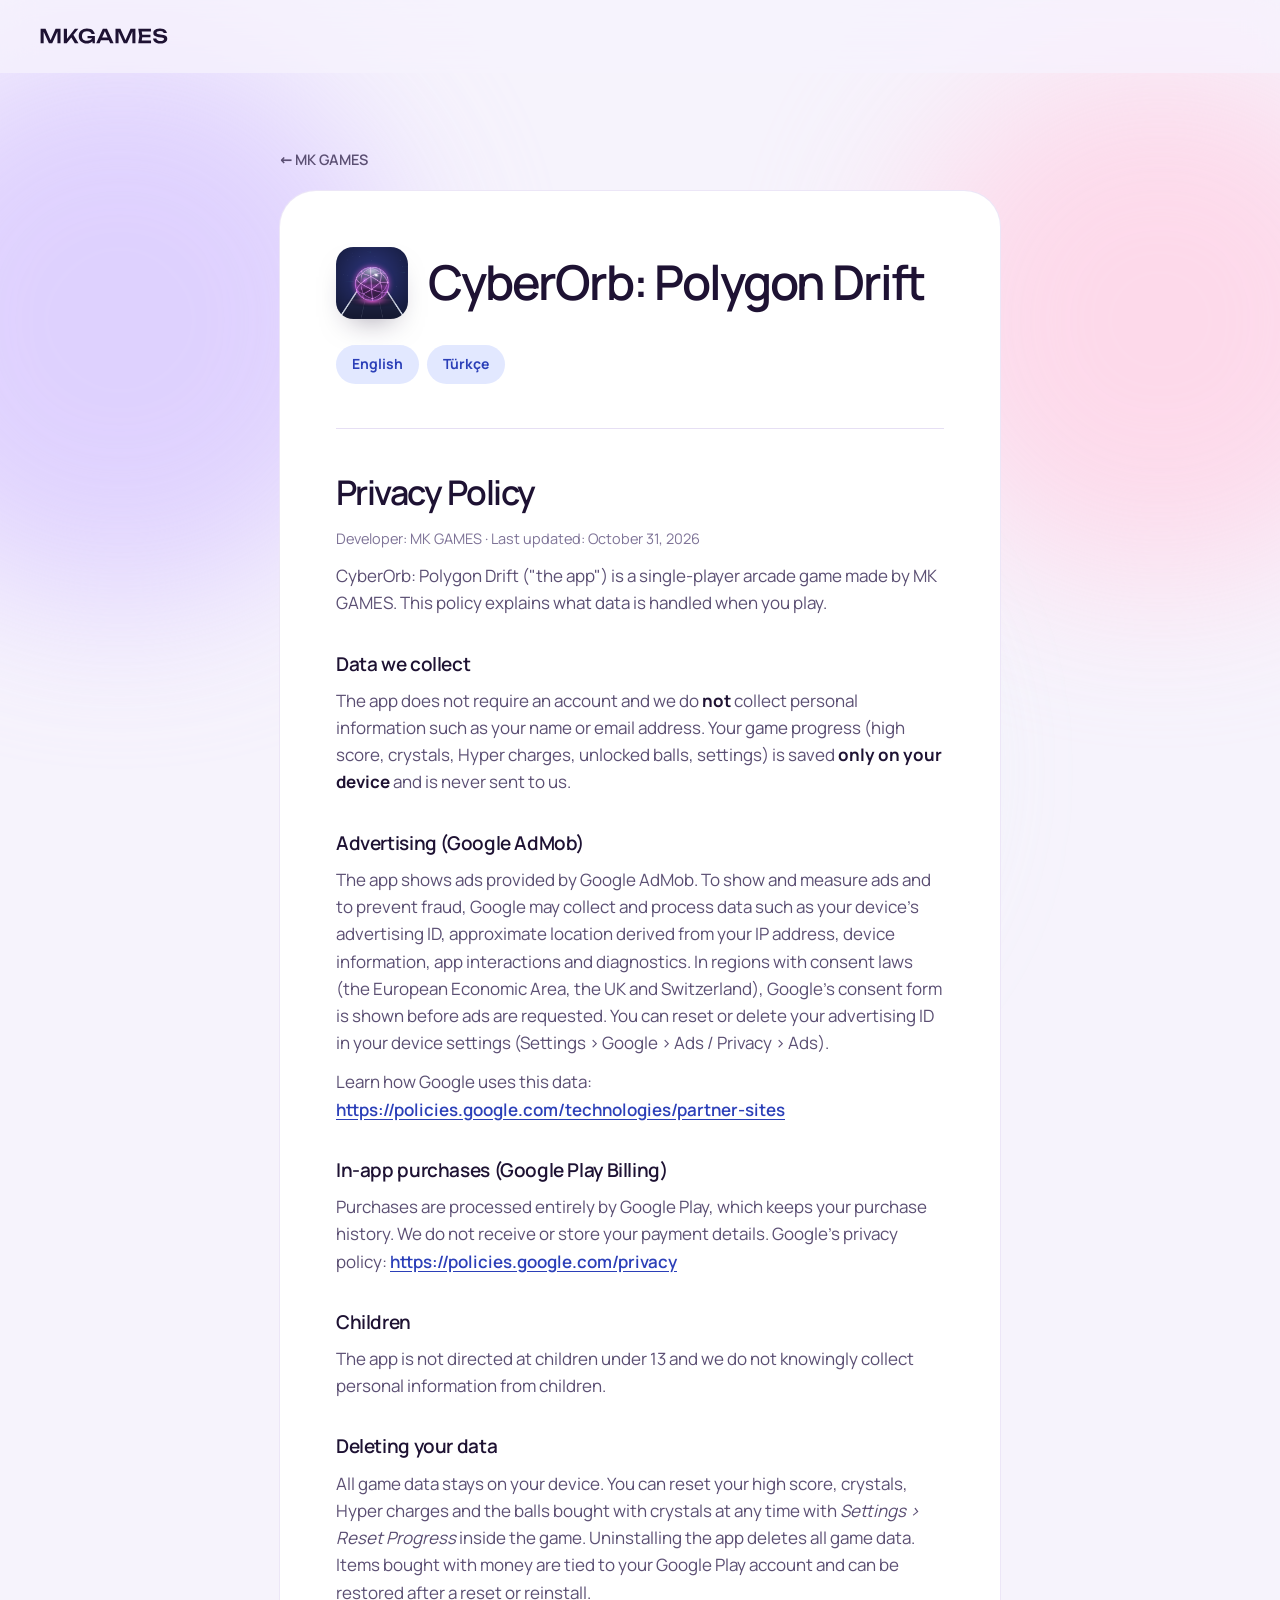
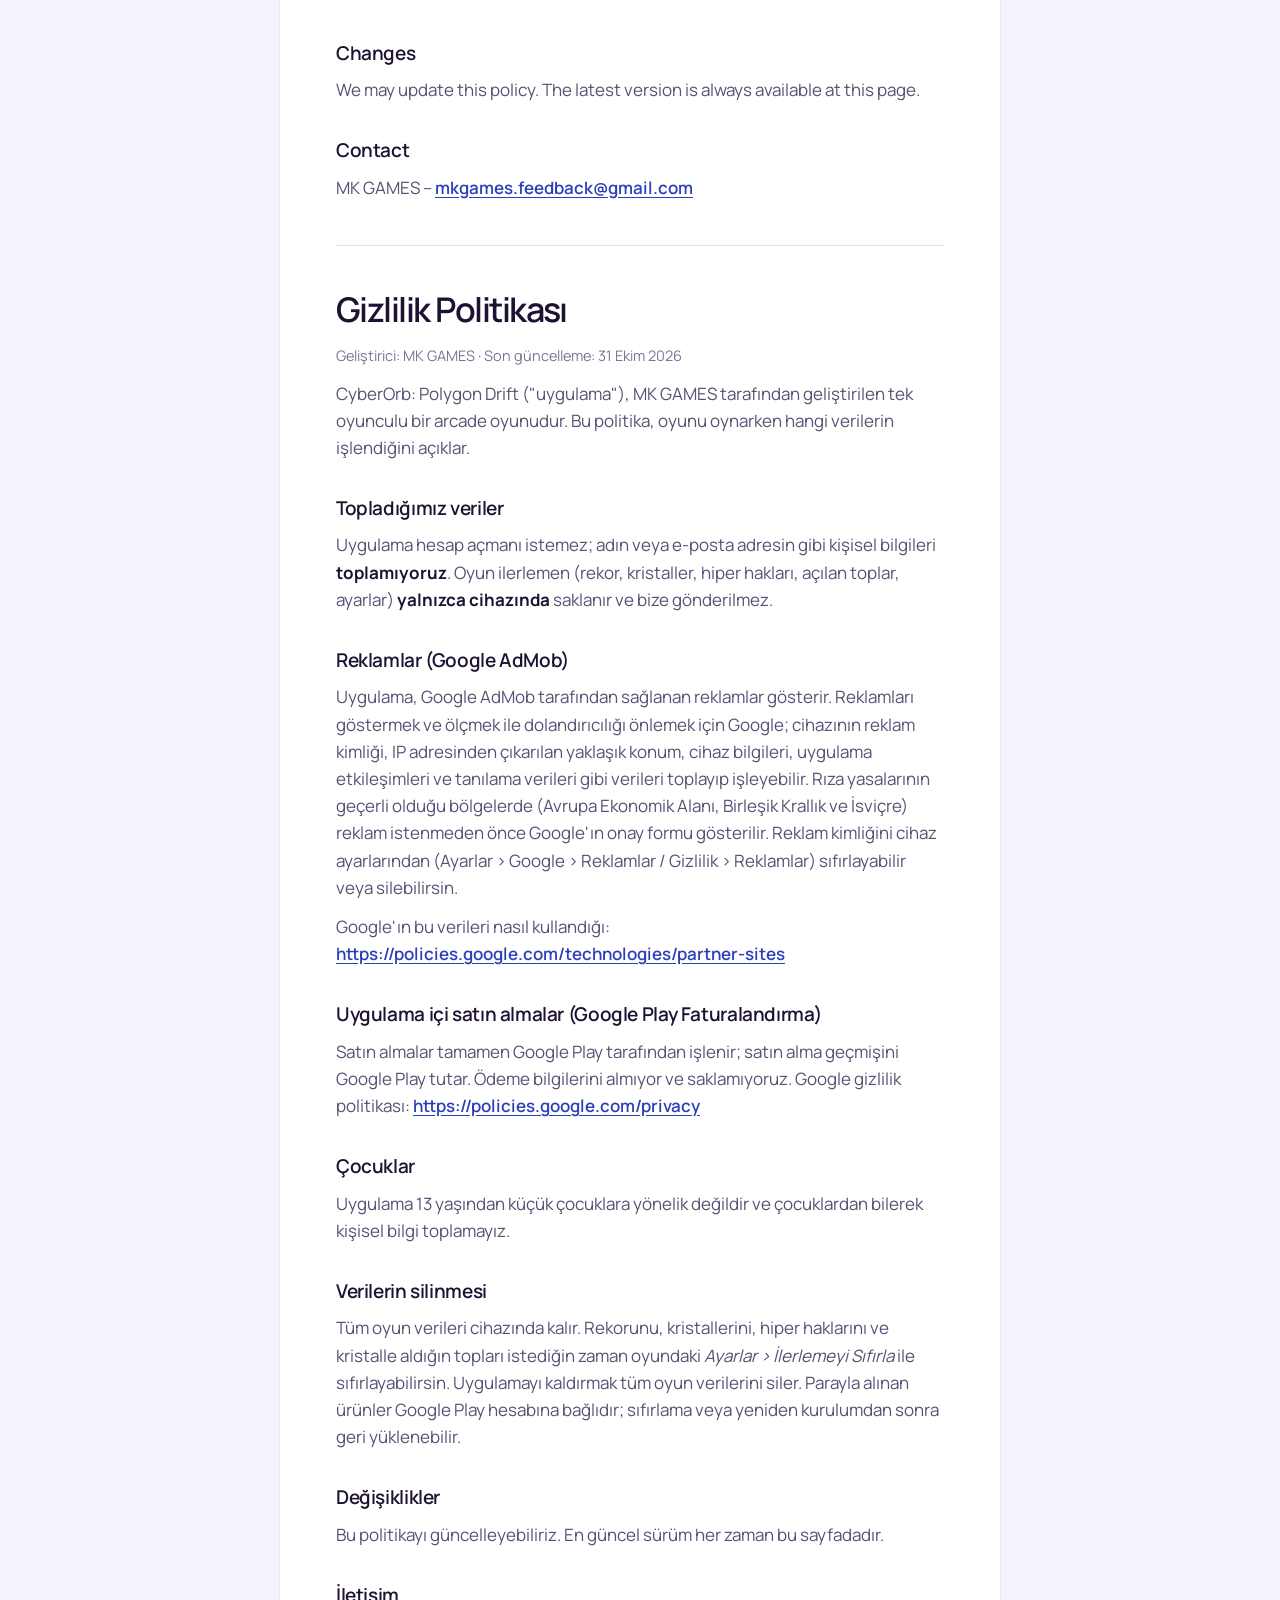
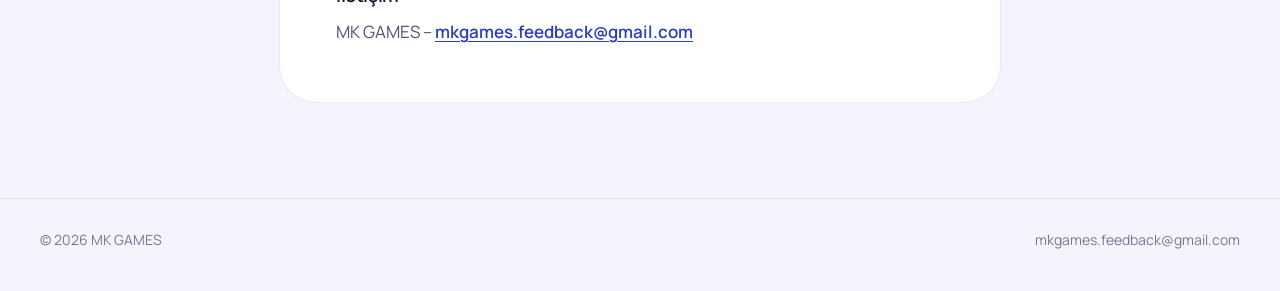
<file: privacy/cyberorb.html>
<!doctype html>
<html lang="en">
<head>
<meta charset="utf-8">
<meta name="viewport" content="width=device-width, initial-scale=1">
<title>CyberOrb: Polygon Drift Privacy Policy / Gizlilik Politikası</title>
<meta name="description" content="Privacy policy for CyberOrb: Polygon Drift by MK GAMES.">
<meta name="theme-color" content="#f6f3fc">
<link rel="icon" href="../assets/brand/favicon.svg" type="image/svg+xml">
<link rel="icon" href="../favicon.ico" sizes="32x32">
<link rel="apple-touch-icon" href="../assets/brand/apple-touch-icon.png">
<link rel="manifest" href="../assets/brand/site.webmanifest">
<link rel="stylesheet" href="../assets/style.css">
</head>
<body>
<div class="glow" aria-hidden="true"><i></i><i></i><i></i></div>
<div class="bar"><div class="wrap">
  <a class="bar-logo" href="../index.html" aria-label="MK GAMES"><img src="../assets/brand/logo-koyu.svg" width="6760" height="820" alt="MK GAMES"></a>
</div></div>
<main class="doc" style="--tint:#e2e8ff;--ink:#2b3fb8">
  <div class="wrap">
    <a class="back" href="../index.html#cyberorb">← MK GAMES</a>
    <div class="doc-card">
    <header class="doc-head">
      <img src="../assets/cyberorb/icon.png" width="256" height="256" alt="">
      <h1>CyberOrb: Polygon Drift</h1>
    </header>
    <div class="doc-lang"><a href="#en">English</a><a href="#tr">Türkçe</a></div>

    <section id="en" lang="en">
      <h2>Privacy Policy</h2>
      <p class="muted">Developer: MK GAMES · Last updated: October 31, 2026</p>
      <p>CyberOrb: Polygon Drift ("the app") is a single-player arcade game made by MK GAMES. This policy explains what data is handled when you play.</p>
      <h3>Data we collect</h3>
      <p>The app does not require an account and we do <strong>not</strong> collect personal information such as your name or email address. Your game progress (high score, crystals, Hyper charges, unlocked balls, settings) is saved <strong>only on your device</strong> and is never sent to us.</p>
      <h3>Advertising (Google AdMob)</h3>
      <p>The app shows ads provided by Google AdMob. To show and measure ads and to prevent fraud, Google may collect and process data such as your device's advertising ID, approximate location derived from your IP address, device information, app interactions and diagnostics. In regions with consent laws (the European Economic Area, the UK and Switzerland), Google's consent form is shown before ads are requested. You can reset or delete your advertising ID in your device settings (Settings › Google › Ads / Privacy › Ads).</p>
      <p>Learn how Google uses this data: <a href="https://policies.google.com/technologies/partner-sites">https://policies.google.com/technologies/partner-sites</a></p>
      <h3>In-app purchases (Google Play Billing)</h3>
      <p>Purchases are processed entirely by Google Play, which keeps your purchase history. We do not receive or store your payment details. Google's privacy policy: <a href="https://policies.google.com/privacy">https://policies.google.com/privacy</a></p>
      <h3>Children</h3>
      <p>The app is not directed at children under 13 and we do not knowingly collect personal information from children.</p>
      <h3>Deleting your data</h3>
      <p>All game data stays on your device. You can reset your high score, crystals, Hyper charges and the balls bought with crystals at any time with <em>Settings › Reset Progress</em> inside the game. Uninstalling the app deletes all game data. Items bought with money are tied to your Google Play account and can be restored after a reset or reinstall.</p>
      <h3>Changes</h3>
      <p>We may update this policy. The latest version is always available at this page.</p>
      <h3>Contact</h3>
      <p>MK GAMES – <a href="mailto:mkgames.feedback@gmail.com">mkgames.feedback@gmail.com</a></p>
    </section>

    <section id="tr" lang="tr">
      <h2>Gizlilik Politikası</h2>
      <p class="muted">Geliştirici: MK GAMES · Son güncelleme: 31 Ekim 2026</p>
      <p>CyberOrb: Polygon Drift ("uygulama"), MK GAMES tarafından geliştirilen tek oyunculu bir arcade oyunudur. Bu politika, oyunu oynarken hangi verilerin işlendiğini açıklar.</p>
      <h3>Topladığımız veriler</h3>
      <p>Uygulama hesap açmanı istemez; adın veya e-posta adresin gibi kişisel bilgileri <strong>toplamıyoruz</strong>. Oyun ilerlemen (rekor, kristaller, hiper hakları, açılan toplar, ayarlar) <strong>yalnızca cihazında</strong> saklanır ve bize gönderilmez.</p>
      <h3>Reklamlar (Google AdMob)</h3>
      <p>Uygulama, Google AdMob tarafından sağlanan reklamlar gösterir. Reklamları göstermek ve ölçmek ile dolandırıcılığı önlemek için Google; cihazının reklam kimliği, IP adresinden çıkarılan yaklaşık konum, cihaz bilgileri, uygulama etkileşimleri ve tanılama verileri gibi verileri toplayıp işleyebilir. Rıza yasalarının geçerli olduğu bölgelerde (Avrupa Ekonomik Alanı, Birleşik Krallık ve İsviçre) reklam istenmeden önce Google'ın onay formu gösterilir. Reklam kimliğini cihaz ayarlarından (Ayarlar › Google › Reklamlar / Gizlilik › Reklamlar) sıfırlayabilir veya silebilirsin.</p>
      <p>Google'ın bu verileri nasıl kullandığı: <a href="https://policies.google.com/technologies/partner-sites">https://policies.google.com/technologies/partner-sites</a></p>
      <h3>Uygulama içi satın almalar (Google Play Faturalandırma)</h3>
      <p>Satın almalar tamamen Google Play tarafından işlenir; satın alma geçmişini Google Play tutar. Ödeme bilgilerini almıyor ve saklamıyoruz. Google gizlilik politikası: <a href="https://policies.google.com/privacy">https://policies.google.com/privacy</a></p>
      <h3>Çocuklar</h3>
      <p>Uygulama 13 yaşından küçük çocuklara yönelik değildir ve çocuklardan bilerek kişisel bilgi toplamayız.</p>
      <h3>Verilerin silinmesi</h3>
      <p>Tüm oyun verileri cihazında kalır. Rekorunu, kristallerini, hiper haklarını ve kristalle aldığın topları istediğin zaman oyundaki <em>Ayarlar › İlerlemeyi Sıfırla</em> ile sıfırlayabilirsin. Uygulamayı kaldırmak tüm oyun verilerini siler. Parayla alınan ürünler Google Play hesabına bağlıdır; sıfırlama veya yeniden kurulumdan sonra geri yüklenebilir.</p>
      <h3>Değişiklikler</h3>
      <p>Bu politikayı güncelleyebiliriz. En güncel sürüm her zaman bu sayfadadır.</p>
      <h3>İletişim</h3>
      <p>MK GAMES – <a href="mailto:mkgames.feedback@gmail.com">mkgames.feedback@gmail.com</a></p>
    </section>
    </div>
  </div>
</main>
<footer><div class="wrap"><span>© 2026 MK GAMES</span><a href="mailto:mkgames.feedback@gmail.com">mkgames.feedback@gmail.com</a></div></footer>
</body>
</html>
</file>
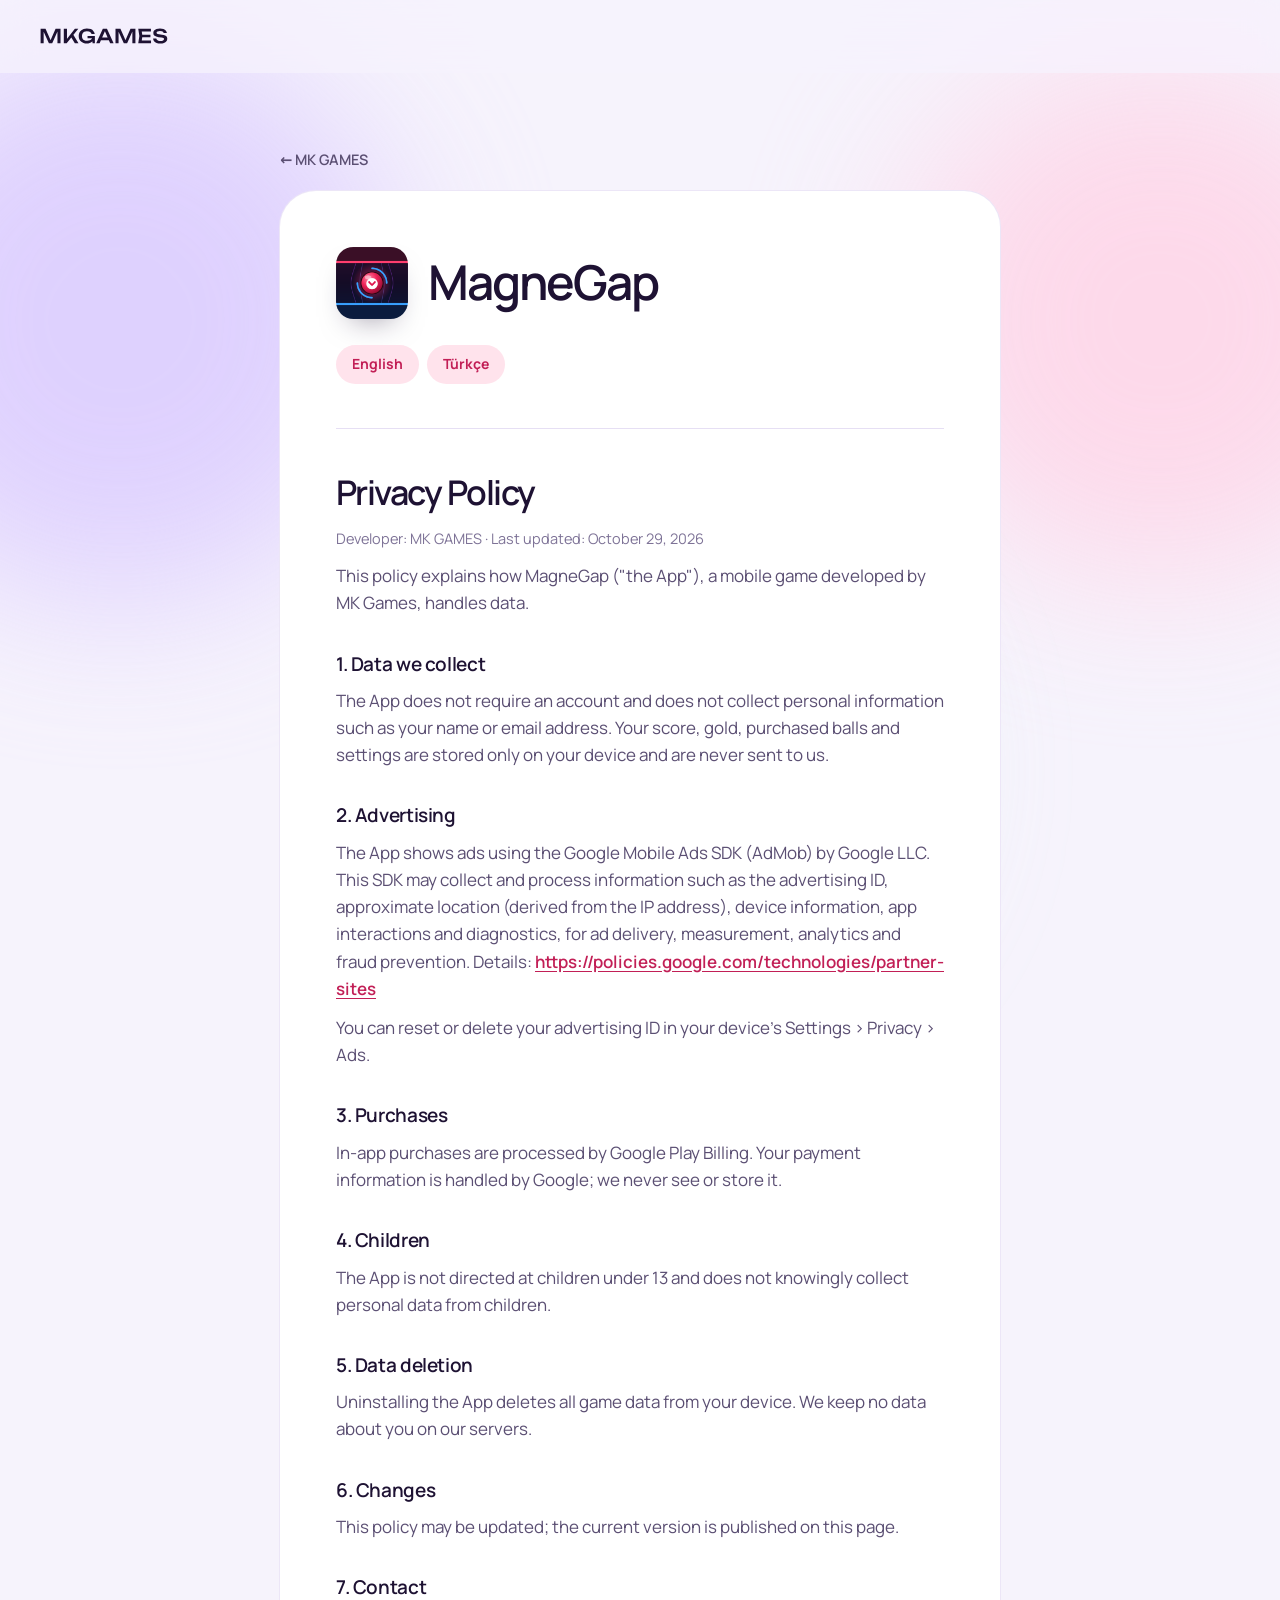
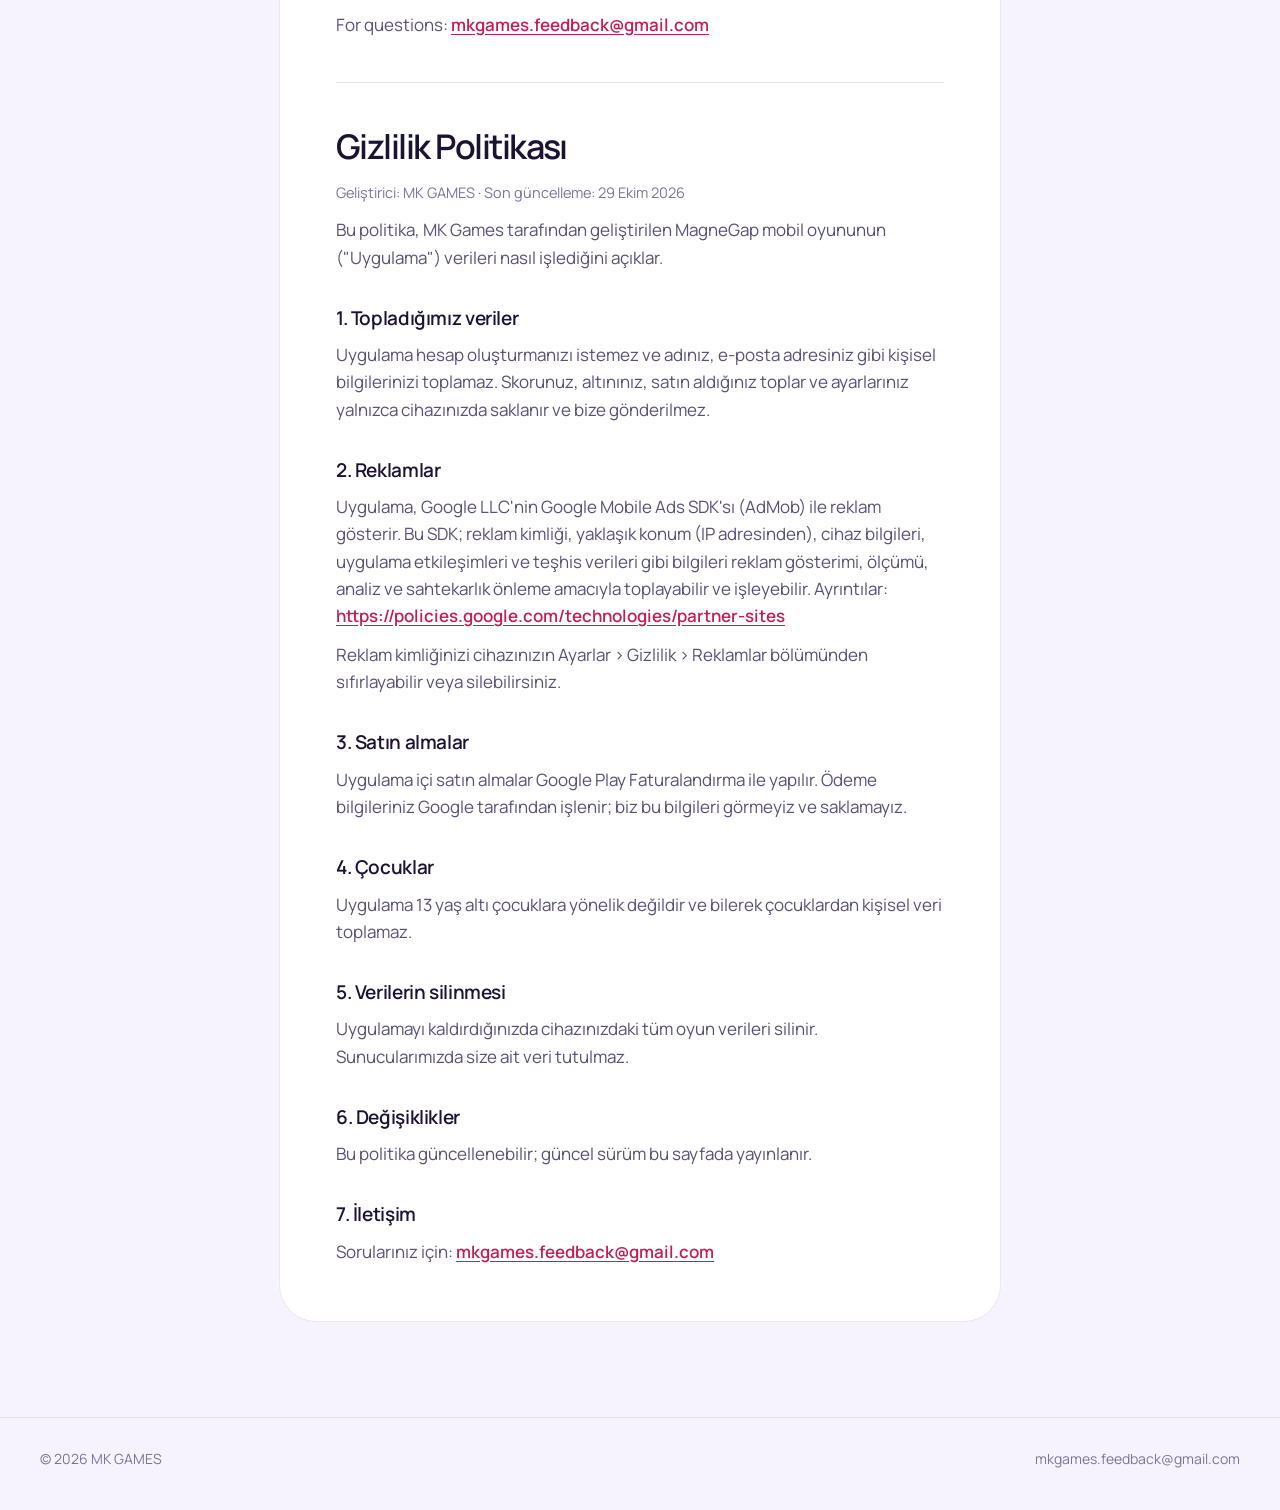
<file: privacy/magnegap.html>
<!doctype html>
<html lang="en">
<head>
<meta charset="utf-8">
<meta name="viewport" content="width=device-width, initial-scale=1">
<title>MagneGap Privacy Policy / Gizlilik Politikası</title>
<meta name="description" content="Privacy policy for MagneGap by MK GAMES.">
<meta name="theme-color" content="#f6f3fc">
<link rel="icon" href="../assets/brand/favicon.svg" type="image/svg+xml">
<link rel="icon" href="../favicon.ico" sizes="32x32">
<link rel="apple-touch-icon" href="../assets/brand/apple-touch-icon.png">
<link rel="manifest" href="../assets/brand/site.webmanifest">
<link rel="stylesheet" href="../assets/style.css">
</head>
<body>
<div class="glow" aria-hidden="true"><i></i><i></i><i></i></div>
<div class="bar"><div class="wrap">
  <a class="bar-logo" href="../index.html" aria-label="MK GAMES"><img src="../assets/brand/logo-koyu.svg" width="6760" height="820" alt="MK GAMES"></a>
</div></div>
<main class="doc" style="--tint:#ffe3ec;--ink:#c21f56">
  <div class="wrap">
    <a class="back" href="../index.html#magnegap">← MK GAMES</a>
    <div class="doc-card">
    <header class="doc-head">
      <img src="../assets/magnegap/icon.png" width="256" height="256" alt="">
      <h1>MagneGap</h1>
    </header>
    <div class="doc-lang"><a href="#en">English</a><a href="#tr">Türkçe</a></div>

    <section id="en" lang="en">
      <h2>Privacy Policy</h2>
      <p class="muted">Developer: MK GAMES · Last updated: October 29, 2026</p>
      <p>This policy explains how MagneGap ("the App"), a mobile game developed by MK Games, handles data.</p>
      <h3>1. Data we collect</h3>
      <p>The App does not require an account and does not collect personal information such as your name or email address. Your score, gold, purchased balls and settings are stored only on your device and are never sent to us.</p>
      <h3>2. Advertising</h3>
      <p>The App shows ads using the Google Mobile Ads SDK (AdMob) by Google LLC. This SDK may collect and process information such as the advertising ID, approximate location (derived from the IP address), device information, app interactions and diagnostics, for ad delivery, measurement, analytics and fraud prevention. Details: <a href="https://policies.google.com/technologies/partner-sites">https://policies.google.com/technologies/partner-sites</a></p>
      <p>You can reset or delete your advertising ID in your device's Settings › Privacy › Ads.</p>
      <h3>3. Purchases</h3>
      <p>In-app purchases are processed by Google Play Billing. Your payment information is handled by Google; we never see or store it.</p>
      <h3>4. Children</h3>
      <p>The App is not directed at children under 13 and does not knowingly collect personal data from children.</p>
      <h3>5. Data deletion</h3>
      <p>Uninstalling the App deletes all game data from your device. We keep no data about you on our servers.</p>
      <h3>6. Changes</h3>
      <p>This policy may be updated; the current version is published on this page.</p>
      <h3>7. Contact</h3>
      <p>For questions: <a href="mailto:mkgames.feedback@gmail.com">mkgames.feedback@gmail.com</a></p>
    </section>

    <section id="tr" lang="tr">
      <h2>Gizlilik Politikası</h2>
      <p class="muted">Geliştirici: MK GAMES · Son güncelleme: 29 Ekim 2026</p>
      <p>Bu politika, MK Games tarafından geliştirilen MagneGap mobil oyununun ("Uygulama") verileri nasıl işlediğini açıklar.</p>
      <h3>1. Topladığımız veriler</h3>
      <p>Uygulama hesap oluşturmanızı istemez ve adınız, e-posta adresiniz gibi kişisel bilgilerinizi toplamaz. Skorunuz, altınınız, satın aldığınız toplar ve ayarlarınız yalnızca cihazınızda saklanır ve bize gönderilmez.</p>
      <h3>2. Reklamlar</h3>
      <p>Uygulama, Google LLC'nin Google Mobile Ads SDK'sı (AdMob) ile reklam gösterir. Bu SDK; reklam kimliği, yaklaşık konum (IP adresinden), cihaz bilgileri, uygulama etkileşimleri ve teşhis verileri gibi bilgileri reklam gösterimi, ölçümü, analiz ve sahtekarlık önleme amacıyla toplayabilir ve işleyebilir. Ayrıntılar: <a href="https://policies.google.com/technologies/partner-sites">https://policies.google.com/technologies/partner-sites</a></p>
      <p>Reklam kimliğinizi cihazınızın Ayarlar › Gizlilik › Reklamlar bölümünden sıfırlayabilir veya silebilirsiniz.</p>
      <h3>3. Satın almalar</h3>
      <p>Uygulama içi satın almalar Google Play Faturalandırma ile yapılır. Ödeme bilgileriniz Google tarafından işlenir; biz bu bilgileri görmeyiz ve saklamayız.</p>
      <h3>4. Çocuklar</h3>
      <p>Uygulama 13 yaş altı çocuklara yönelik değildir ve bilerek çocuklardan kişisel veri toplamaz.</p>
      <h3>5. Verilerin silinmesi</h3>
      <p>Uygulamayı kaldırdığınızda cihazınızdaki tüm oyun verileri silinir. Sunucularımızda size ait veri tutulmaz.</p>
      <h3>6. Değişiklikler</h3>
      <p>Bu politika güncellenebilir; güncel sürüm bu sayfada yayınlanır.</p>
      <h3>7. İletişim</h3>
      <p>Sorularınız için: <a href="mailto:mkgames.feedback@gmail.com">mkgames.feedback@gmail.com</a></p>
    </section>
    </div>
  </div>
</main>
<footer><div class="wrap"><span>© 2026 MK GAMES</span><a href="mailto:mkgames.feedback@gmail.com">mkgames.feedback@gmail.com</a></div></footer>
</body>
</html>
</file>
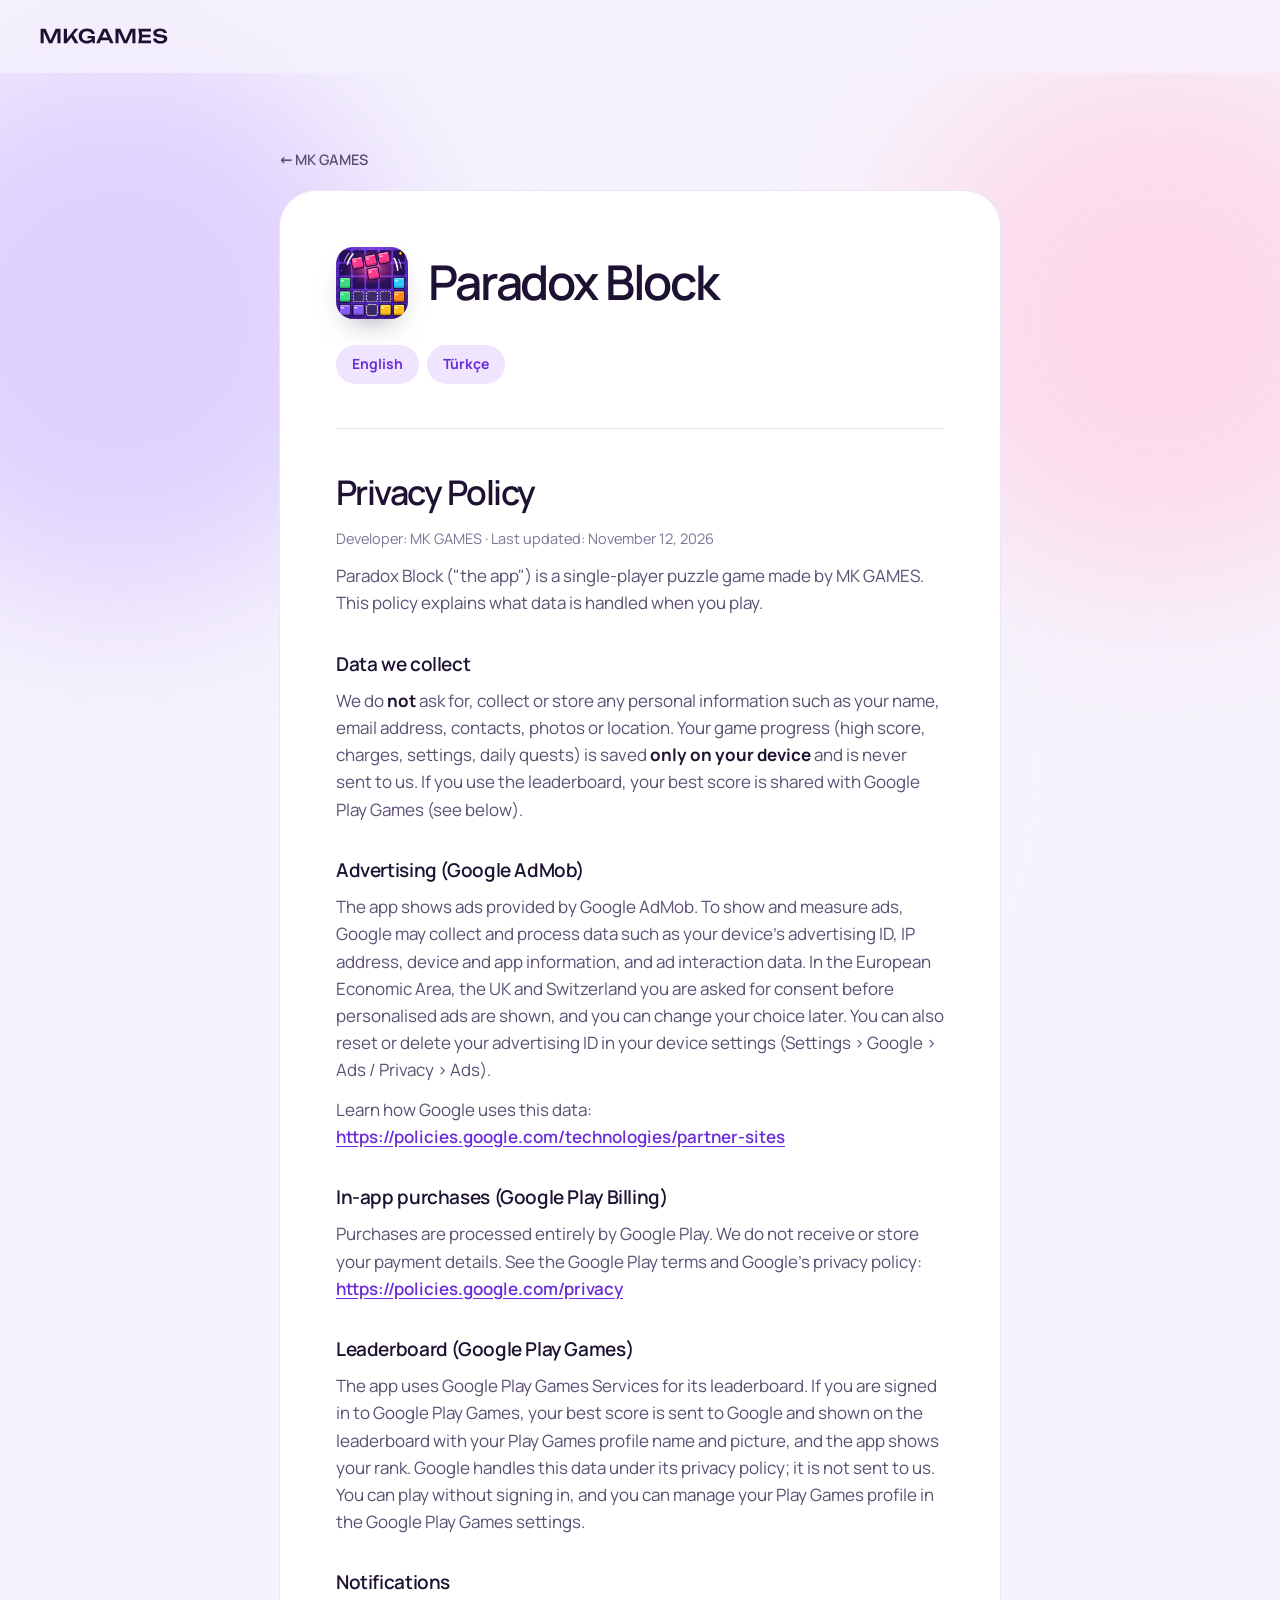
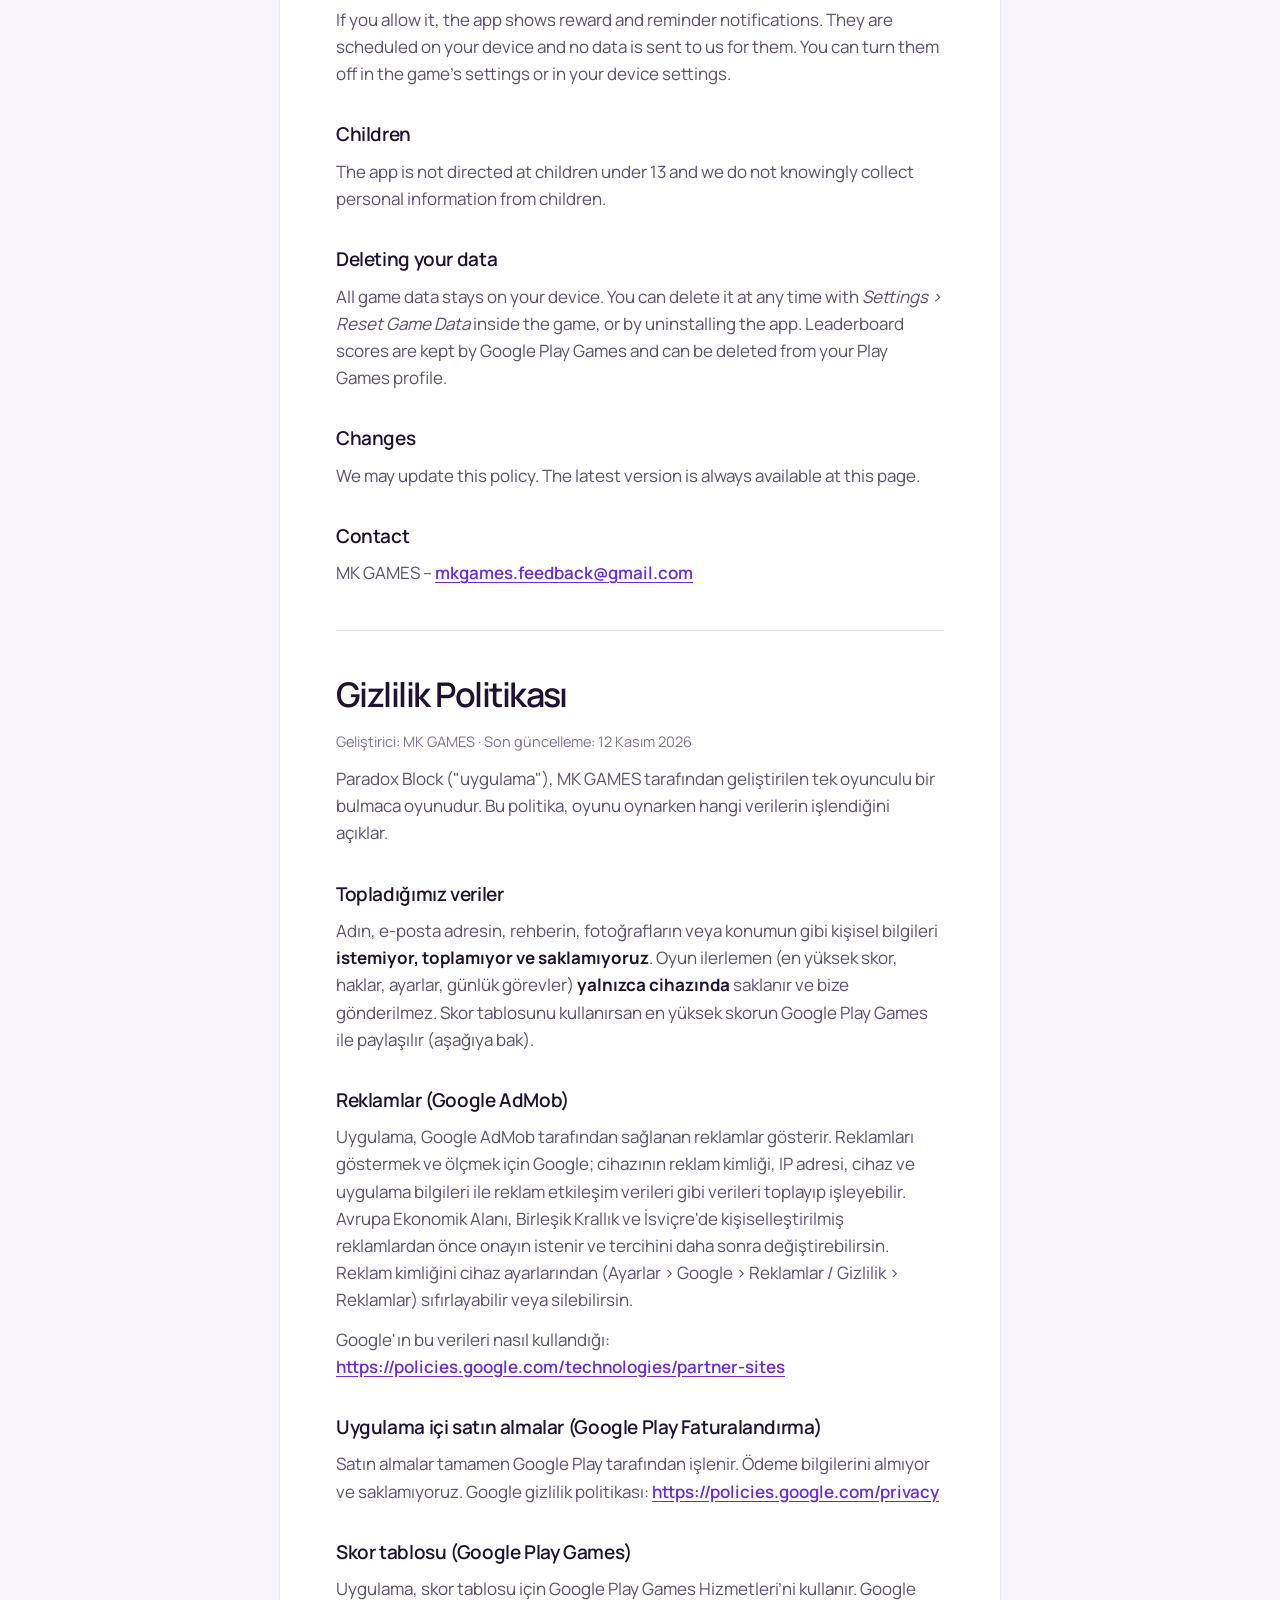
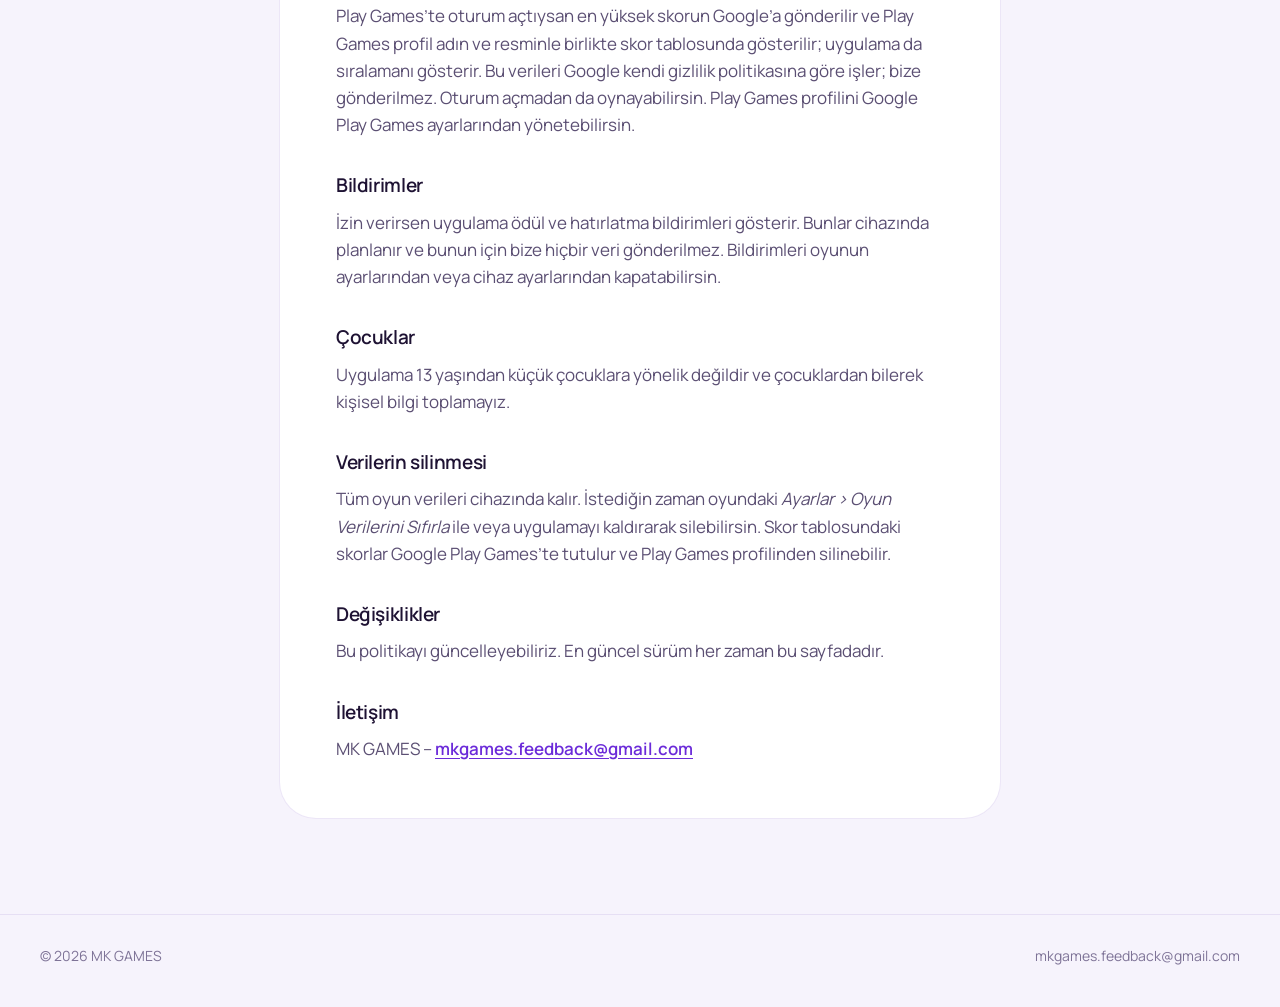
<file: privacy/paradox-block.html>
<!doctype html>
<html lang="en">
<head>
<meta charset="utf-8">
<meta name="viewport" content="width=device-width, initial-scale=1">
<title>Paradox Block Privacy Policy / Gizlilik Politikası</title>
<meta name="description" content="Privacy policy for Paradox Block by MK GAMES.">
<meta name="theme-color" content="#f6f3fc">
<link rel="icon" href="../assets/brand/favicon.svg" type="image/svg+xml">
<link rel="icon" href="../favicon.ico" sizes="32x32">
<link rel="apple-touch-icon" href="../assets/brand/apple-touch-icon.png">
<link rel="manifest" href="../assets/brand/site.webmanifest">
<link rel="stylesheet" href="../assets/style.css">
</head>
<body>
<div class="glow" aria-hidden="true"><i></i><i></i><i></i></div>
<div class="bar"><div class="wrap">
  <a class="bar-logo" href="../index.html" aria-label="MK GAMES"><img src="../assets/brand/logo-koyu.svg" width="6760" height="820" alt="MK GAMES"></a>
</div></div>
<main class="doc" style="--tint:#efe5ff;--ink:#6b2bd9">
  <div class="wrap">
    <a class="back" href="../index.html#paradox-block">← MK GAMES</a>
    <div class="doc-card">
    <header class="doc-head">
      <img src="../assets/paradox-block/icon.png" width="256" height="256" alt="">
      <h1>Paradox Block</h1>
    </header>
    <div class="doc-lang"><a href="#en">English</a><a href="#tr">Türkçe</a></div>

    <section id="en" lang="en">
      <h2>Privacy Policy</h2>
      <p class="muted">Developer: MK GAMES · Last updated: November 12, 2026</p>
      <p>Paradox Block ("the app") is a single-player puzzle game made by MK GAMES. This policy explains what data is handled when you play.</p>
      <h3>Data we collect</h3>
      <p>We do <strong>not</strong> ask for, collect or store any personal information such as your name, email address, contacts, photos or location. Your game progress (high score, charges, settings, daily quests) is saved <strong>only on your device</strong> and is never sent to us. If you use the leaderboard, your best score is shared with Google Play Games (see below).</p>
      <h3>Advertising (Google AdMob)</h3>
      <p>The app shows ads provided by Google AdMob. To show and measure ads, Google may collect and process data such as your device's advertising ID, IP address, device and app information, and ad interaction data. In the European Economic Area, the UK and Switzerland you are asked for consent before personalised ads are shown, and you can change your choice later. You can also reset or delete your advertising ID in your device settings (Settings › Google › Ads / Privacy › Ads).</p>
      <p>Learn how Google uses this data: <a href="https://policies.google.com/technologies/partner-sites">https://policies.google.com/technologies/partner-sites</a></p>
      <h3>In-app purchases (Google Play Billing)</h3>
      <p>Purchases are processed entirely by Google Play. We do not receive or store your payment details. See the Google Play terms and Google's privacy policy: <a href="https://policies.google.com/privacy">https://policies.google.com/privacy</a></p>
      <h3>Leaderboard (Google Play Games)</h3>
      <p>The app uses Google Play Games Services for its leaderboard. If you are signed in to Google Play Games, your best score is sent to Google and shown on the leaderboard with your Play Games profile name and picture, and the app shows your rank. Google handles this data under its privacy policy; it is not sent to us. You can play without signing in, and you can manage your Play Games profile in the Google Play Games settings.</p>
      <h3>Notifications</h3>
      <p>If you allow it, the app shows reward and reminder notifications. They are scheduled on your device and no data is sent to us for them. You can turn them off in the game’s settings or in your device settings.</p>
      <h3>Children</h3>
      <p>The app is not directed at children under 13 and we do not knowingly collect personal information from children.</p>
      <h3>Deleting your data</h3>
      <p>All game data stays on your device. You can delete it at any time with <em>Settings › Reset Game Data</em> inside the game, or by uninstalling the app. Leaderboard scores are kept by Google Play Games and can be deleted from your Play Games profile.</p>
      <h3>Changes</h3>
      <p>We may update this policy. The latest version is always available at this page.</p>
      <h3>Contact</h3>
      <p>MK GAMES – <a href="mailto:mkgames.feedback@gmail.com">mkgames.feedback@gmail.com</a></p>
    </section>

    <section id="tr" lang="tr">
      <h2>Gizlilik Politikası</h2>
      <p class="muted">Geliştirici: MK GAMES · Son güncelleme: 12 Kasım 2026</p>
      <p>Paradox Block ("uygulama"), MK GAMES tarafından geliştirilen tek oyunculu bir bulmaca oyunudur. Bu politika, oyunu oynarken hangi verilerin işlendiğini açıklar.</p>
      <h3>Topladığımız veriler</h3>
      <p>Adın, e-posta adresin, rehberin, fotoğrafların veya konumun gibi kişisel bilgileri <strong>istemiyor, toplamıyor ve saklamıyoruz</strong>. Oyun ilerlemen (en yüksek skor, haklar, ayarlar, günlük görevler) <strong>yalnızca cihazında</strong> saklanır ve bize gönderilmez. Skor tablosunu kullanırsan en yüksek skorun Google Play Games ile paylaşılır (aşağıya bak).</p>
      <h3>Reklamlar (Google AdMob)</h3>
      <p>Uygulama, Google AdMob tarafından sağlanan reklamlar gösterir. Reklamları göstermek ve ölçmek için Google; cihazının reklam kimliği, IP adresi, cihaz ve uygulama bilgileri ile reklam etkileşim verileri gibi verileri toplayıp işleyebilir. Avrupa Ekonomik Alanı, Birleşik Krallık ve İsviçre'de kişiselleştirilmiş reklamlardan önce onayın istenir ve tercihini daha sonra değiştirebilirsin. Reklam kimliğini cihaz ayarlarından (Ayarlar › Google › Reklamlar / Gizlilik › Reklamlar) sıfırlayabilir veya silebilirsin.</p>
      <p>Google'ın bu verileri nasıl kullandığı: <a href="https://policies.google.com/technologies/partner-sites">https://policies.google.com/technologies/partner-sites</a></p>
      <h3>Uygulama içi satın almalar (Google Play Faturalandırma)</h3>
      <p>Satın almalar tamamen Google Play tarafından işlenir. Ödeme bilgilerini almıyor ve saklamıyoruz. Google gizlilik politikası: <a href="https://policies.google.com/privacy">https://policies.google.com/privacy</a></p>
      <h3>Skor tablosu (Google Play Games)</h3>
      <p>Uygulama, skor tablosu için Google Play Games Hizmetleri’ni kullanır. Google Play Games’te oturum açtıysan en yüksek skorun Google’a gönderilir ve Play Games profil adın ve resminle birlikte skor tablosunda gösterilir; uygulama da sıralamanı gösterir. Bu verileri Google kendi gizlilik politikasına göre işler; bize gönderilmez. Oturum açmadan da oynayabilirsin. Play Games profilini Google Play Games ayarlarından yönetebilirsin.</p>
      <h3>Bildirimler</h3>
      <p>İzin verirsen uygulama ödül ve hatırlatma bildirimleri gösterir. Bunlar cihazında planlanır ve bunun için bize hiçbir veri gönderilmez. Bildirimleri oyunun ayarlarından veya cihaz ayarlarından kapatabilirsin.</p>
      <h3>Çocuklar</h3>
      <p>Uygulama 13 yaşından küçük çocuklara yönelik değildir ve çocuklardan bilerek kişisel bilgi toplamayız.</p>
      <h3>Verilerin silinmesi</h3>
      <p>Tüm oyun verileri cihazında kalır. İstediğin zaman oyundaki <em>Ayarlar › Oyun Verilerini Sıfırla</em> ile veya uygulamayı kaldırarak silebilirsin. Skor tablosundaki skorlar Google Play Games’te tutulur ve Play Games profilinden silinebilir.</p>
      <h3>Değişiklikler</h3>
      <p>Bu politikayı güncelleyebiliriz. En güncel sürüm her zaman bu sayfadadır.</p>
      <h3>İletişim</h3>
      <p>MK GAMES – <a href="mailto:mkgames.feedback@gmail.com">mkgames.feedback@gmail.com</a></p>
    </section>
    </div>
  </div>
</main>
<footer><div class="wrap"><span>© 2026 MK GAMES</span><a href="mailto:mkgames.feedback@gmail.com">mkgames.feedback@gmail.com</a></div></footer>
</body>
</html>
</file>
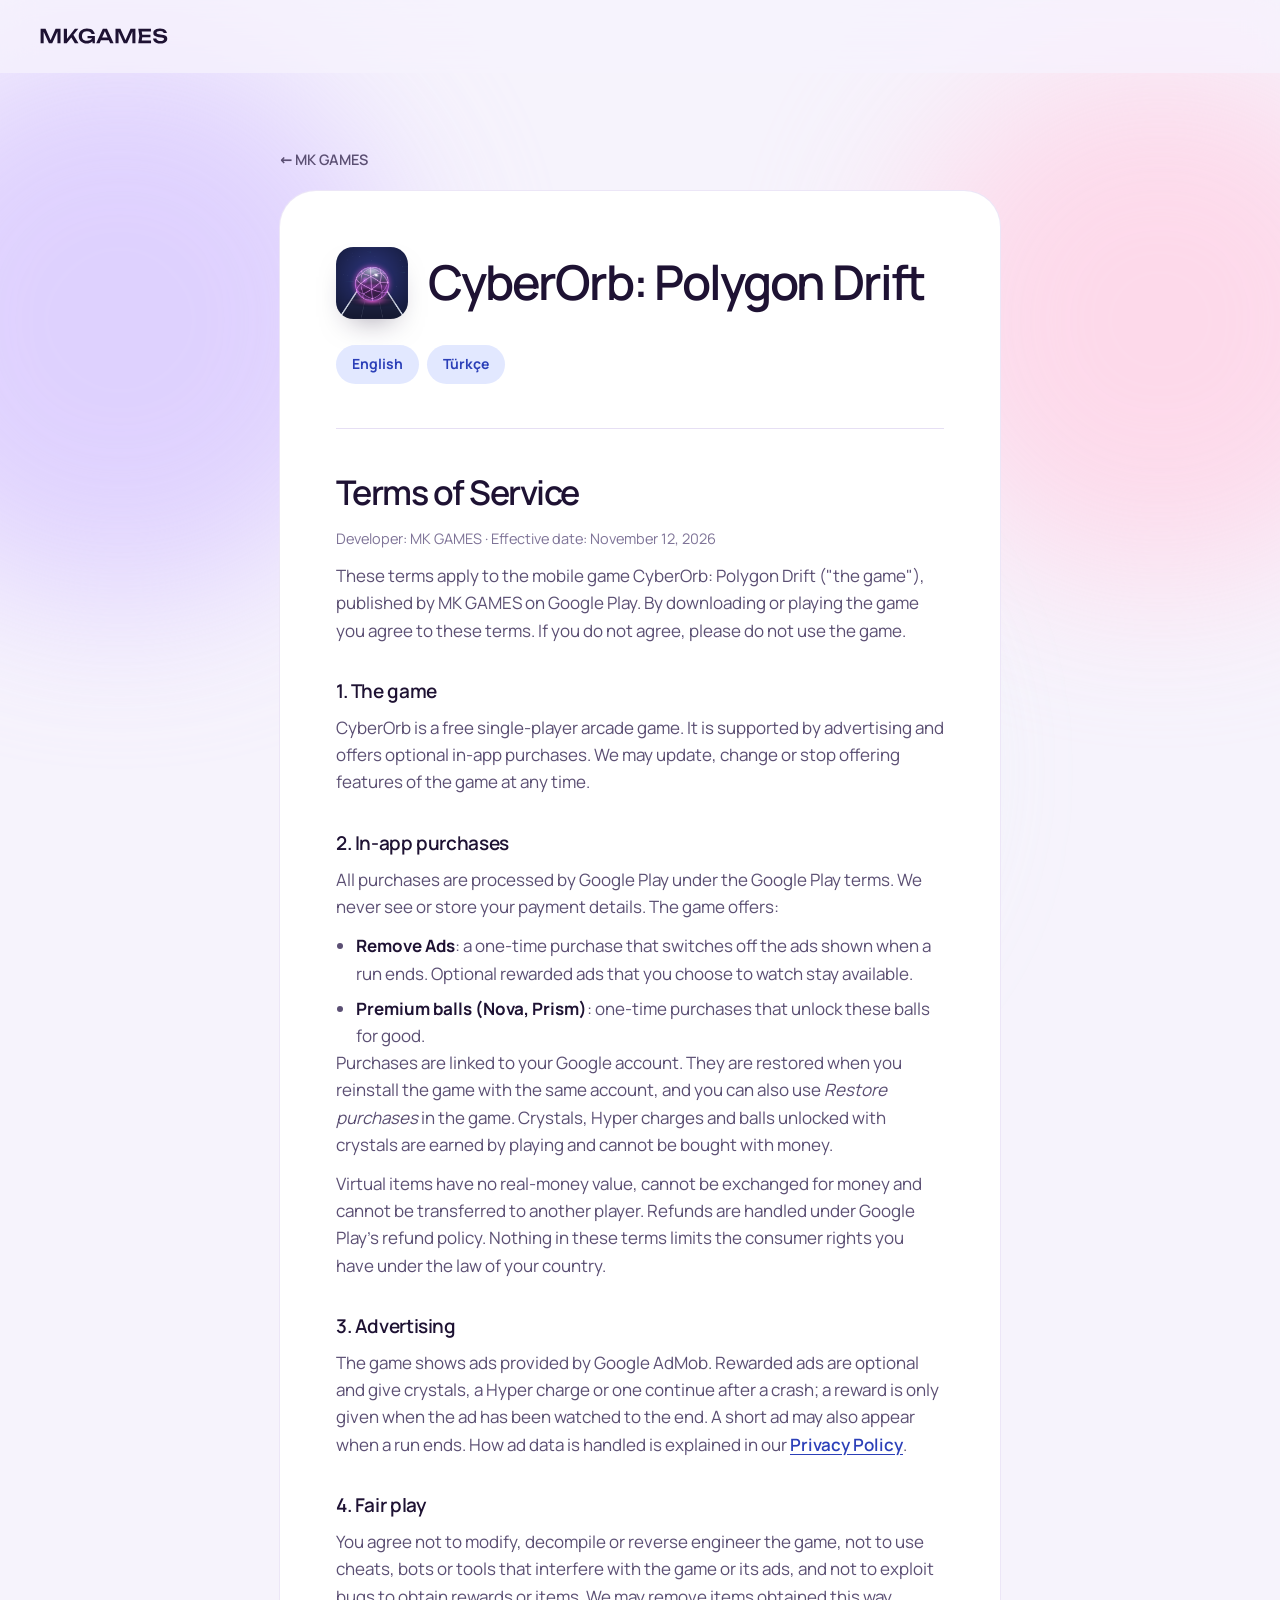
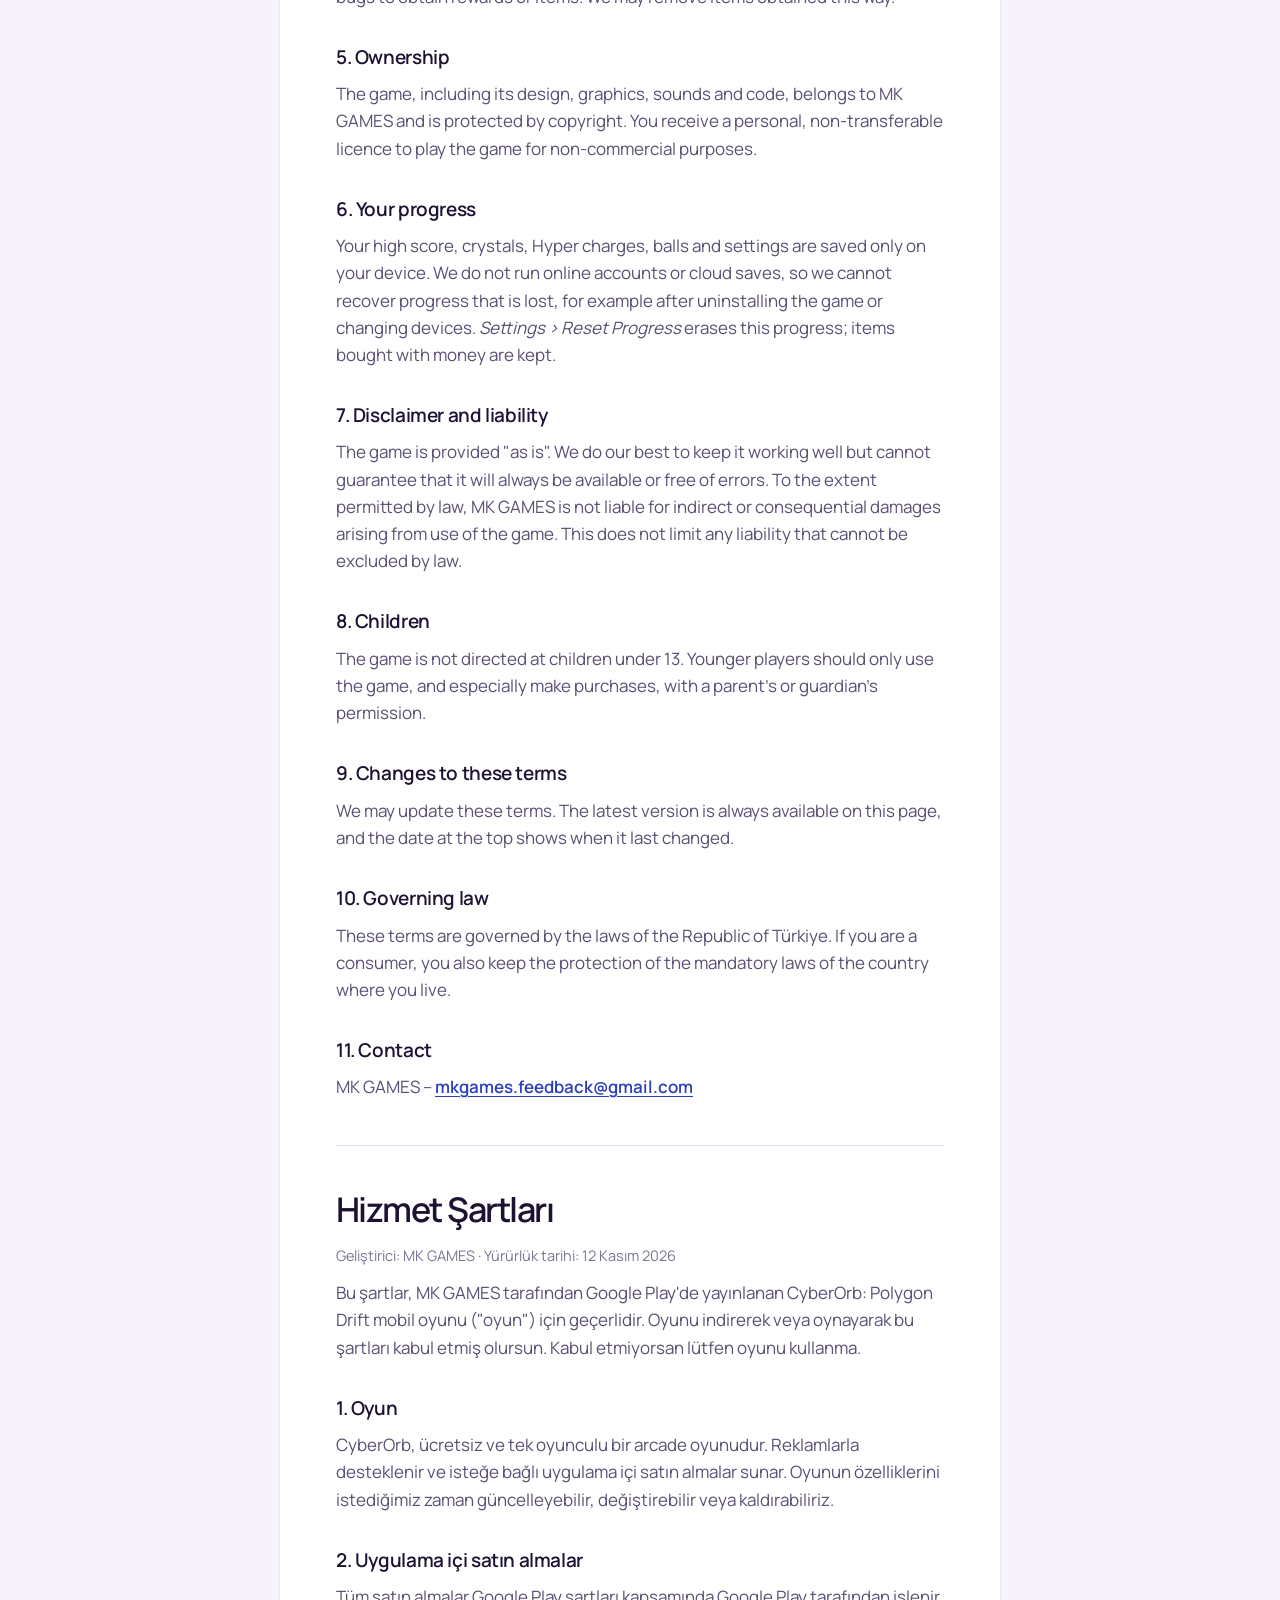
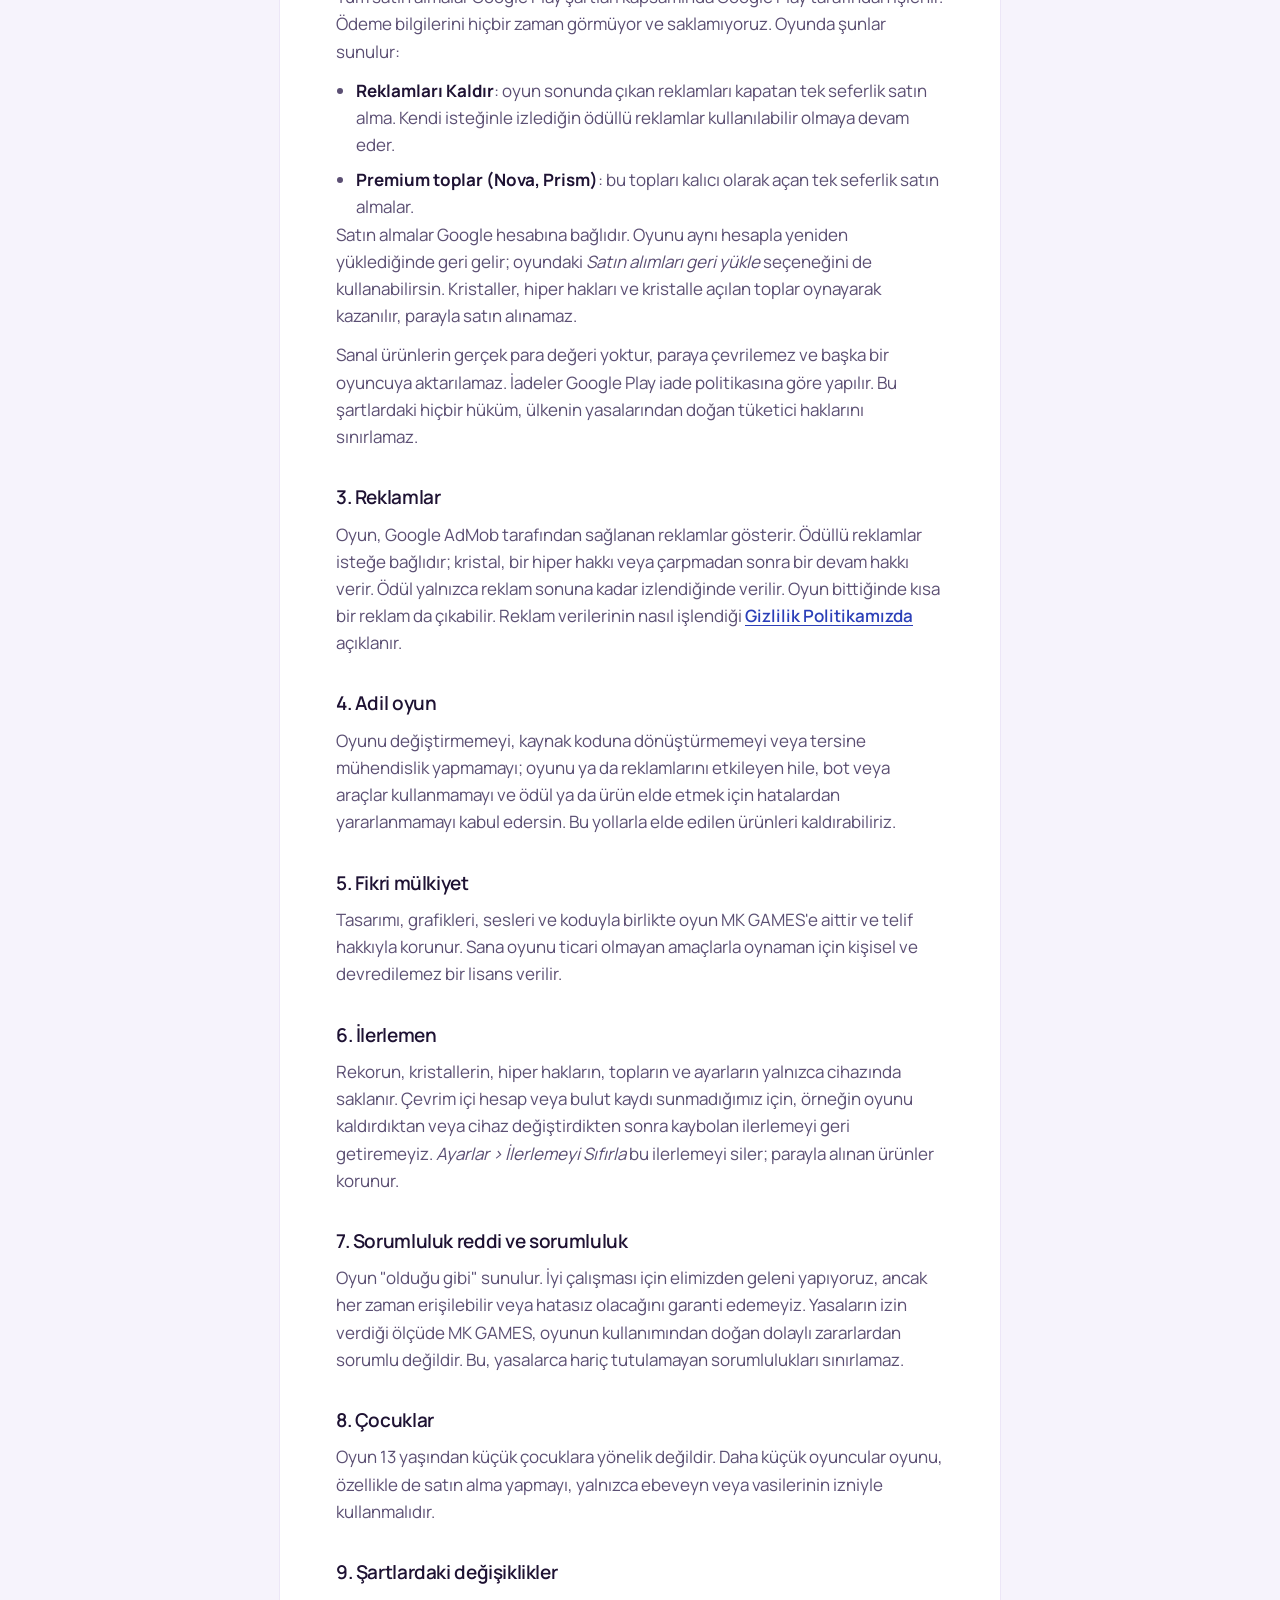
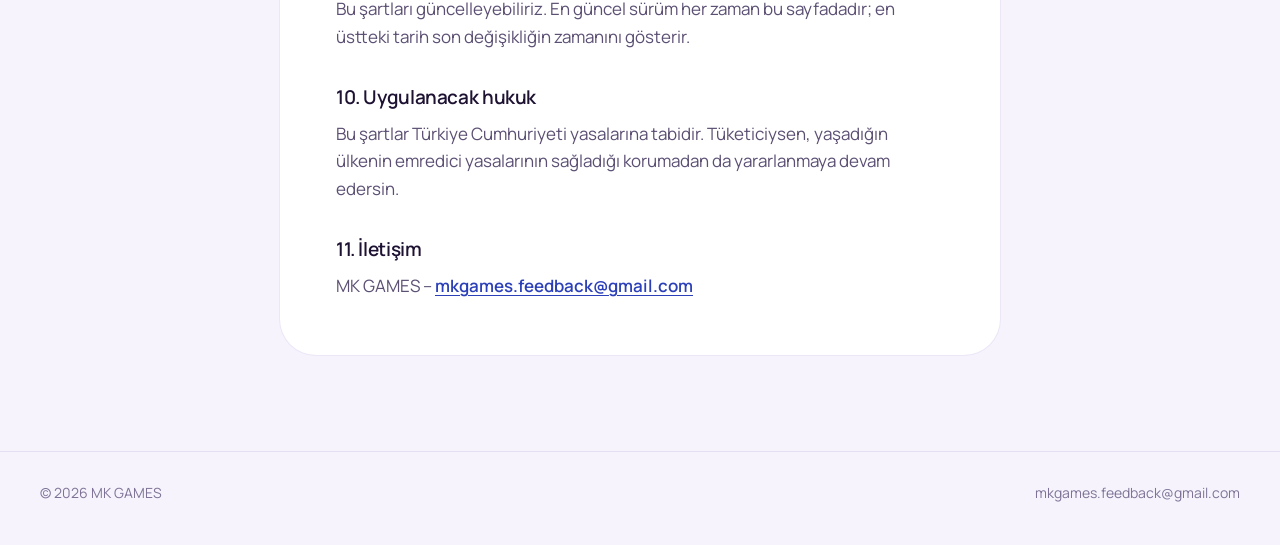
<file: terms/cyberorb.html>
<!doctype html>
<html lang="en">
<head>
<meta charset="utf-8">
<meta name="viewport" content="width=device-width, initial-scale=1">
<title>CyberOrb: Polygon Drift Terms of Service / Hizmet Şartları</title>
<meta name="description" content="Terms of service for CyberOrb: Polygon Drift by MK GAMES.">
<meta name="theme-color" content="#f6f3fc">
<link rel="icon" href="../assets/brand/favicon.svg" type="image/svg+xml">
<link rel="icon" href="../favicon.ico" sizes="32x32">
<link rel="apple-touch-icon" href="../assets/brand/apple-touch-icon.png">
<link rel="manifest" href="../assets/brand/site.webmanifest">
<link rel="stylesheet" href="../assets/style.css">
</head>
<body>
<div class="glow" aria-hidden="true"><i></i><i></i><i></i></div>
<div class="bar"><div class="wrap">
  <a class="bar-logo" href="../index.html" aria-label="MK GAMES"><img src="../assets/brand/logo-koyu.svg" width="6760" height="820" alt="MK GAMES"></a>
</div></div>
<main class="doc" style="--tint:#e2e8ff;--ink:#2b3fb8">
  <div class="wrap">
    <a class="back" href="../index.html#cyberorb">← MK GAMES</a>
    <div class="doc-card">
    <header class="doc-head">
      <img src="../assets/cyberorb/icon.png" width="256" height="256" alt="">
      <h1>CyberOrb: Polygon Drift</h1>
    </header>
    <div class="doc-lang"><a href="#en">English</a><a href="#tr">Türkçe</a></div>

    <section id="en" lang="en">
      <h2>Terms of Service</h2>
      <p class="muted">Developer: MK GAMES · Effective date: November 12, 2026</p>
      <p>These terms apply to the mobile game CyberOrb: Polygon Drift ("the game"), published by MK GAMES on Google Play. By downloading or playing the game you agree to these terms. If you do not agree, please do not use the game.</p>
      <h3>1. The game</h3>
      <p>CyberOrb is a free single-player arcade game. It is supported by advertising and offers optional in-app purchases. We may update, change or stop offering features of the game at any time.</p>
      <h3>2. In-app purchases</h3>
      <p>All purchases are processed by Google Play under the Google Play terms. We never see or store your payment details. The game offers:</p>
      <ul>
        <li><strong>Remove Ads</strong>: a one-time purchase that switches off the ads shown when a run ends. Optional rewarded ads that you choose to watch stay available.</li>
        <li><strong>Premium balls (Nova, Prism)</strong>: one-time purchases that unlock these balls for good.</li>
      </ul>
      <p>Purchases are linked to your Google account. They are restored when you reinstall the game with the same account, and you can also use <em>Restore purchases</em> in the game. Crystals, Hyper charges and balls unlocked with crystals are earned by playing and cannot be bought with money.</p>
      <p>Virtual items have no real-money value, cannot be exchanged for money and cannot be transferred to another player. Refunds are handled under Google Play's refund policy. Nothing in these terms limits the consumer rights you have under the law of your country.</p>
      <h3>3. Advertising</h3>
      <p>The game shows ads provided by Google AdMob. Rewarded ads are optional and give crystals, a Hyper charge or one continue after a crash; a reward is only given when the ad has been watched to the end. A short ad may also appear when a run ends. How ad data is handled is explained in our <a href="../privacy/cyberorb.html">Privacy Policy</a>.</p>
      <h3>4. Fair play</h3>
      <p>You agree not to modify, decompile or reverse engineer the game, not to use cheats, bots or tools that interfere with the game or its ads, and not to exploit bugs to obtain rewards or items. We may remove items obtained this way.</p>
      <h3>5. Ownership</h3>
      <p>The game, including its design, graphics, sounds and code, belongs to MK GAMES and is protected by copyright. You receive a personal, non-transferable licence to play the game for non-commercial purposes.</p>
      <h3>6. Your progress</h3>
      <p>Your high score, crystals, Hyper charges, balls and settings are saved only on your device. We do not run online accounts or cloud saves, so we cannot recover progress that is lost, for example after uninstalling the game or changing devices. <em>Settings › Reset Progress</em> erases this progress; items bought with money are kept.</p>
      <h3>7. Disclaimer and liability</h3>
      <p>The game is provided "as is". We do our best to keep it working well but cannot guarantee that it will always be available or free of errors. To the extent permitted by law, MK GAMES is not liable for indirect or consequential damages arising from use of the game. This does not limit any liability that cannot be excluded by law.</p>
      <h3>8. Children</h3>
      <p>The game is not directed at children under 13. Younger players should only use the game, and especially make purchases, with a parent's or guardian's permission.</p>
      <h3>9. Changes to these terms</h3>
      <p>We may update these terms. The latest version is always available on this page, and the date at the top shows when it last changed.</p>
      <h3>10. Governing law</h3>
      <p>These terms are governed by the laws of the Republic of Türkiye. If you are a consumer, you also keep the protection of the mandatory laws of the country where you live.</p>
      <h3>11. Contact</h3>
      <p>MK GAMES – <a href="mailto:mkgames.feedback@gmail.com">mkgames.feedback@gmail.com</a></p>
    </section>

    <section id="tr" lang="tr">
      <h2>Hizmet Şartları</h2>
      <p class="muted">Geliştirici: MK GAMES · Yürürlük tarihi: 12 Kasım 2026</p>
      <p>Bu şartlar, MK GAMES tarafından Google Play'de yayınlanan CyberOrb: Polygon Drift mobil oyunu ("oyun") için geçerlidir. Oyunu indirerek veya oynayarak bu şartları kabul etmiş olursun. Kabul etmiyorsan lütfen oyunu kullanma.</p>
      <h3>1. Oyun</h3>
      <p>CyberOrb, ücretsiz ve tek oyunculu bir arcade oyunudur. Reklamlarla desteklenir ve isteğe bağlı uygulama içi satın almalar sunar. Oyunun özelliklerini istediğimiz zaman güncelleyebilir, değiştirebilir veya kaldırabiliriz.</p>
      <h3>2. Uygulama içi satın almalar</h3>
      <p>Tüm satın almalar Google Play şartları kapsamında Google Play tarafından işlenir. Ödeme bilgilerini hiçbir zaman görmüyor ve saklamıyoruz. Oyunda şunlar sunulur:</p>
      <ul>
        <li><strong>Reklamları Kaldır</strong>: oyun sonunda çıkan reklamları kapatan tek seferlik satın alma. Kendi isteğinle izlediğin ödüllü reklamlar kullanılabilir olmaya devam eder.</li>
        <li><strong>Premium toplar (Nova, Prism)</strong>: bu topları kalıcı olarak açan tek seferlik satın almalar.</li>
      </ul>
      <p>Satın almalar Google hesabına bağlıdır. Oyunu aynı hesapla yeniden yüklediğinde geri gelir; oyundaki <em>Satın alımları geri yükle</em> seçeneğini de kullanabilirsin. Kristaller, hiper hakları ve kristalle açılan toplar oynayarak kazanılır, parayla satın alınamaz.</p>
      <p>Sanal ürünlerin gerçek para değeri yoktur, paraya çevrilemez ve başka bir oyuncuya aktarılamaz. İadeler Google Play iade politikasına göre yapılır. Bu şartlardaki hiçbir hüküm, ülkenin yasalarından doğan tüketici haklarını sınırlamaz.</p>
      <h3>3. Reklamlar</h3>
      <p>Oyun, Google AdMob tarafından sağlanan reklamlar gösterir. Ödüllü reklamlar isteğe bağlıdır; kristal, bir hiper hakkı veya çarpmadan sonra bir devam hakkı verir. Ödül yalnızca reklam sonuna kadar izlendiğinde verilir. Oyun bittiğinde kısa bir reklam da çıkabilir. Reklam verilerinin nasıl işlendiği <a href="../privacy/cyberorb.html">Gizlilik Politikamızda</a> açıklanır.</p>
      <h3>4. Adil oyun</h3>
      <p>Oyunu değiştirmemeyi, kaynak koduna dönüştürmemeyi veya tersine mühendislik yapmamayı; oyunu ya da reklamlarını etkileyen hile, bot veya araçlar kullanmamayı ve ödül ya da ürün elde etmek için hatalardan yararlanmamayı kabul edersin. Bu yollarla elde edilen ürünleri kaldırabiliriz.</p>
      <h3>5. Fikri mülkiyet</h3>
      <p>Tasarımı, grafikleri, sesleri ve koduyla birlikte oyun MK GAMES'e aittir ve telif hakkıyla korunur. Sana oyunu ticari olmayan amaçlarla oynaman için kişisel ve devredilemez bir lisans verilir.</p>
      <h3>6. İlerlemen</h3>
      <p>Rekorun, kristallerin, hiper hakların, topların ve ayarların yalnızca cihazında saklanır. Çevrim içi hesap veya bulut kaydı sunmadığımız için, örneğin oyunu kaldırdıktan veya cihaz değiştirdikten sonra kaybolan ilerlemeyi geri getiremeyiz. <em>Ayarlar › İlerlemeyi Sıfırla</em> bu ilerlemeyi siler; parayla alınan ürünler korunur.</p>
      <h3>7. Sorumluluk reddi ve sorumluluk</h3>
      <p>Oyun "olduğu gibi" sunulur. İyi çalışması için elimizden geleni yapıyoruz, ancak her zaman erişilebilir veya hatasız olacağını garanti edemeyiz. Yasaların izin verdiği ölçüde MK GAMES, oyunun kullanımından doğan dolaylı zararlardan sorumlu değildir. Bu, yasalarca hariç tutulamayan sorumlulukları sınırlamaz.</p>
      <h3>8. Çocuklar</h3>
      <p>Oyun 13 yaşından küçük çocuklara yönelik değildir. Daha küçük oyuncular oyunu, özellikle de satın alma yapmayı, yalnızca ebeveyn veya vasilerinin izniyle kullanmalıdır.</p>
      <h3>9. Şartlardaki değişiklikler</h3>
      <p>Bu şartları güncelleyebiliriz. En güncel sürüm her zaman bu sayfadadır; en üstteki tarih son değişikliğin zamanını gösterir.</p>
      <h3>10. Uygulanacak hukuk</h3>
      <p>Bu şartlar Türkiye Cumhuriyeti yasalarına tabidir. Tüketiciysen, yaşadığın ülkenin emredici yasalarının sağladığı korumadan da yararlanmaya devam edersin.</p>
      <h3>11. İletişim</h3>
      <p>MK GAMES – <a href="mailto:mkgames.feedback@gmail.com">mkgames.feedback@gmail.com</a></p>
    </section>
    </div>
  </div>
</main>
<footer><div class="wrap"><span>© 2026 MK GAMES</span><a href="mailto:mkgames.feedback@gmail.com">mkgames.feedback@gmail.com</a></div></footer>
</body>
</html>
</file>
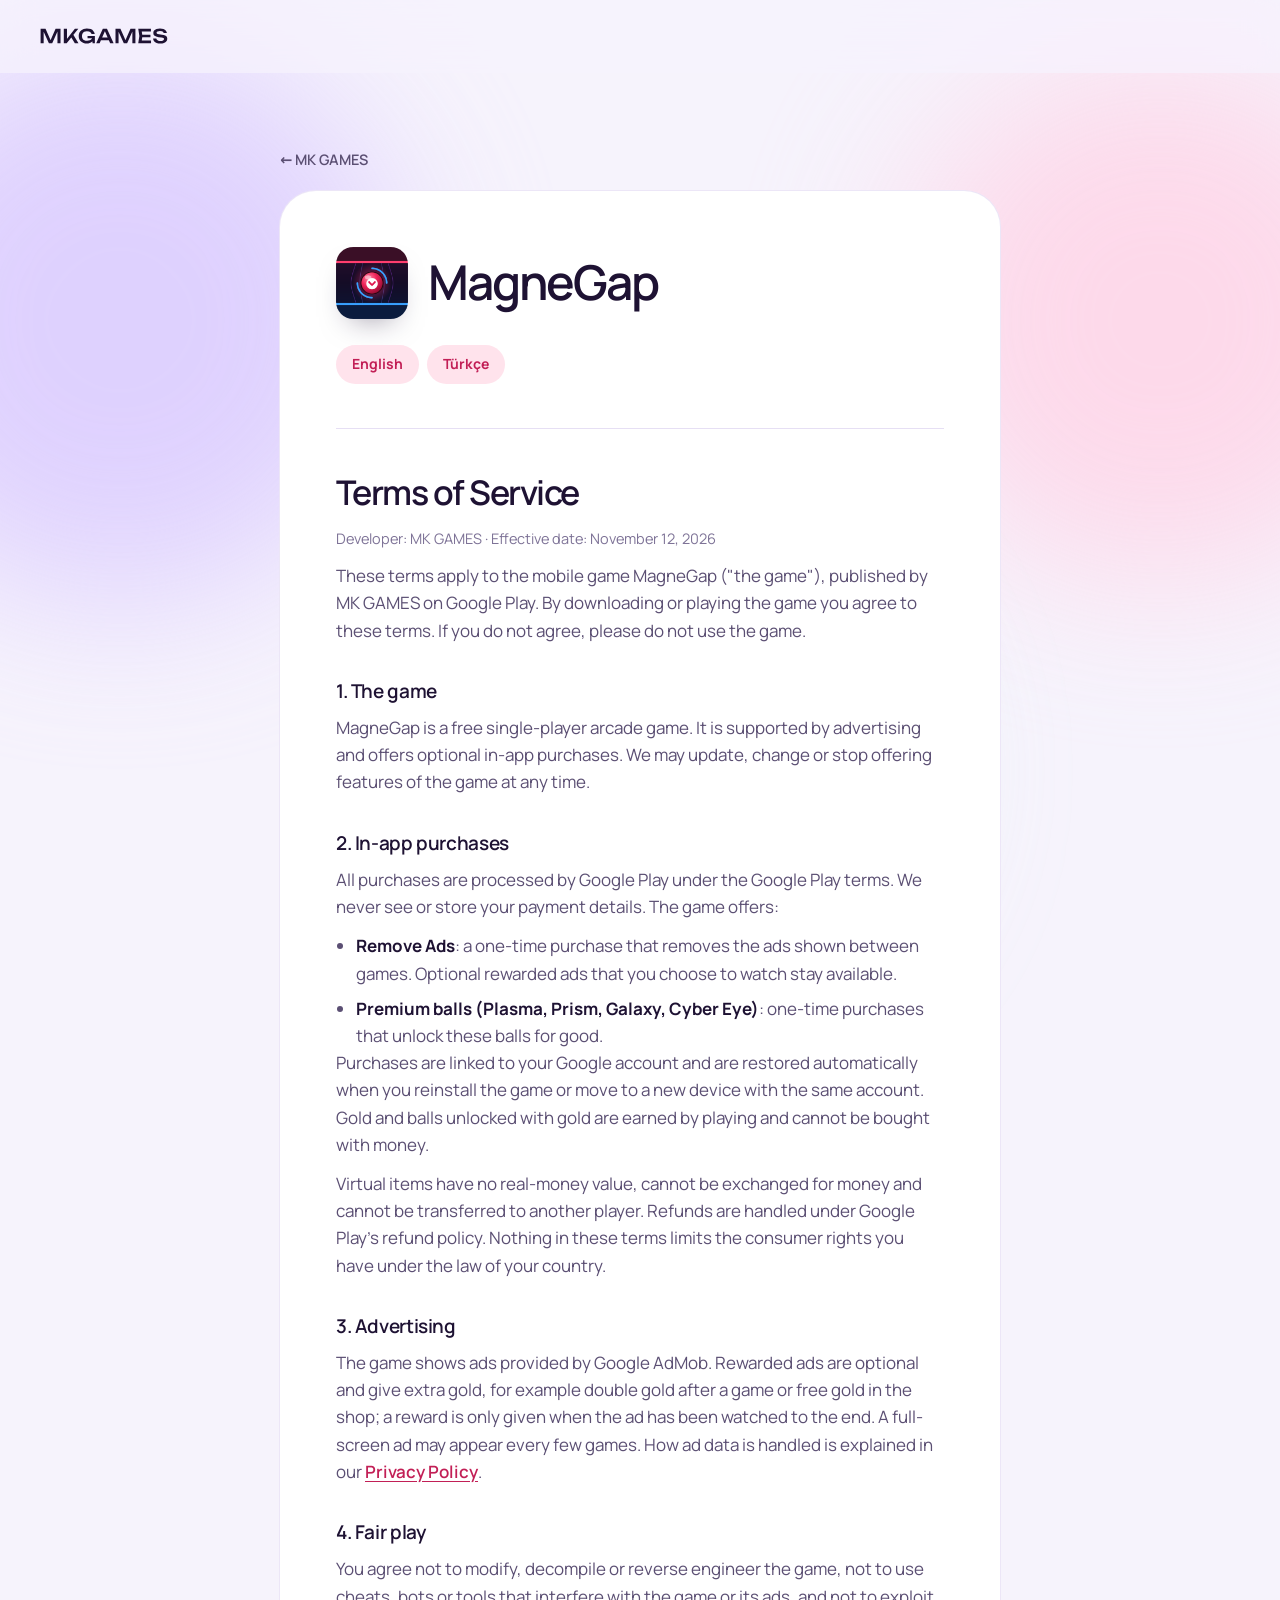
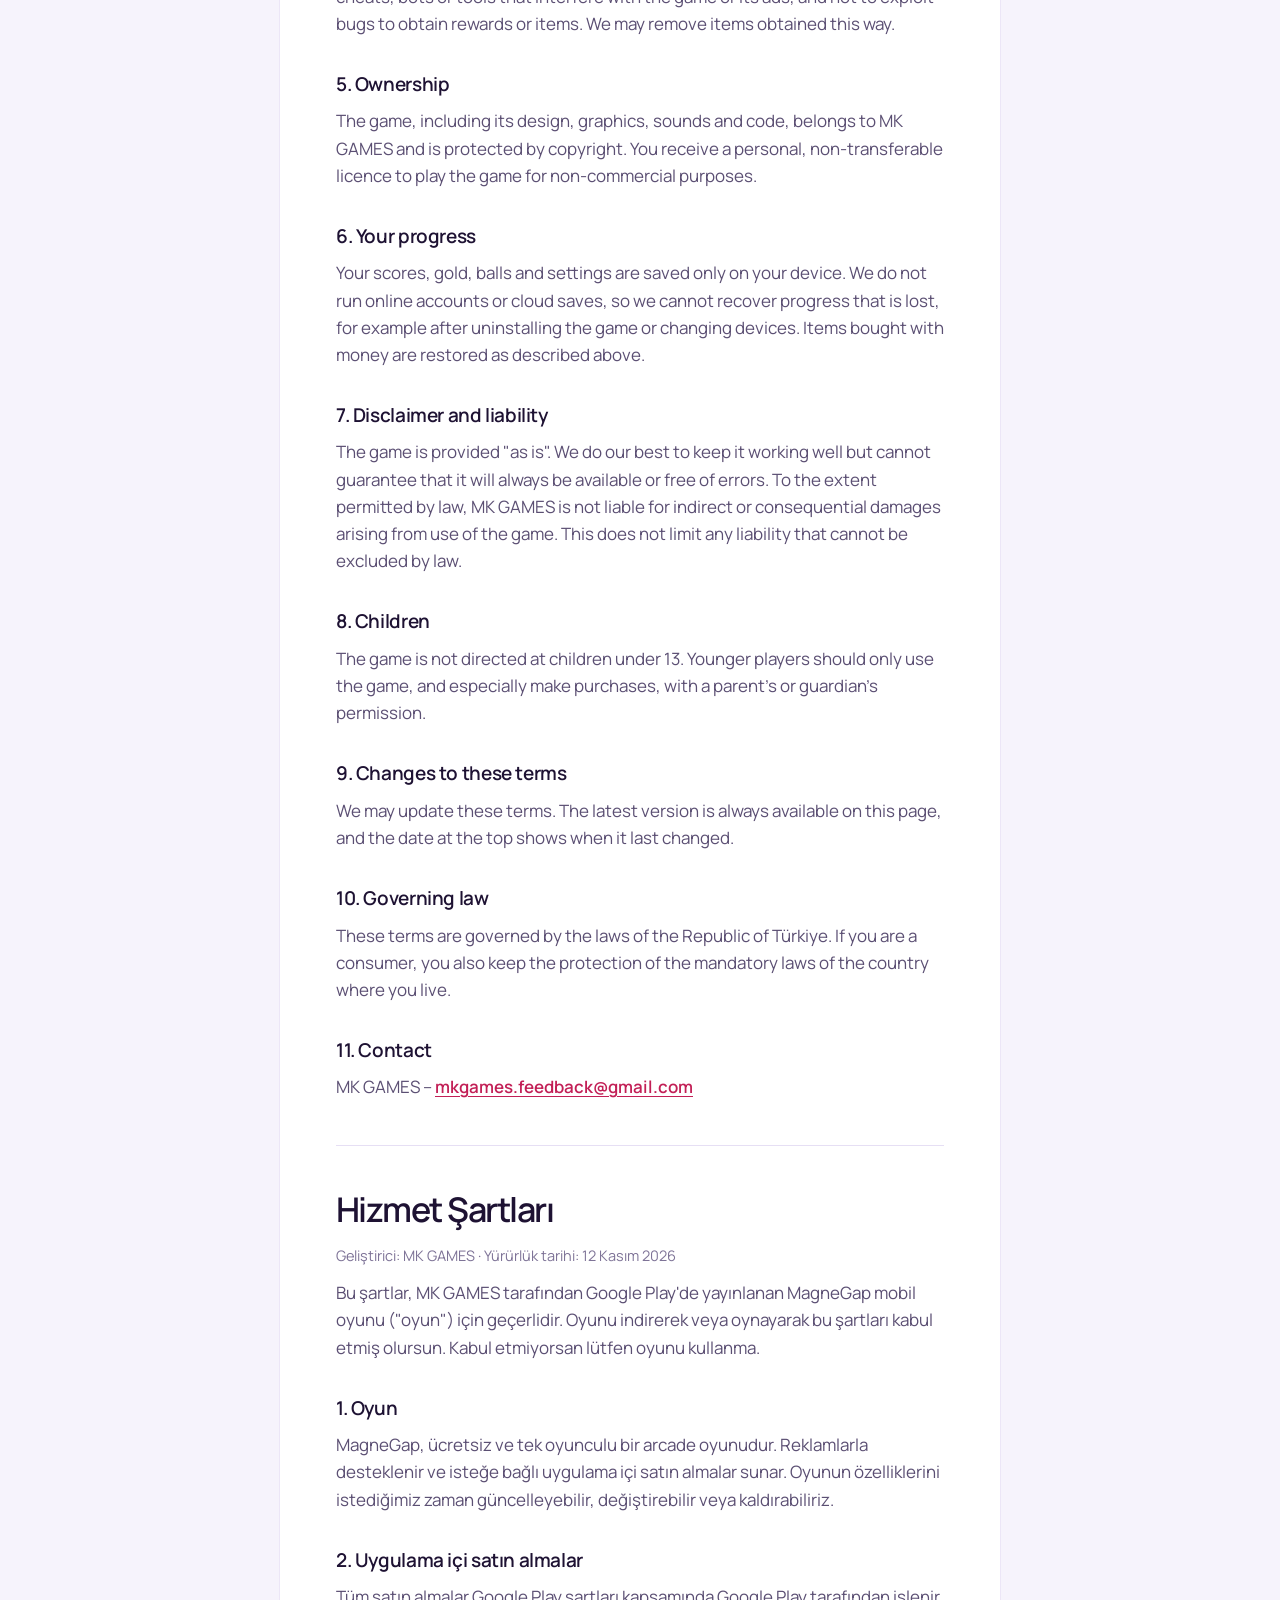
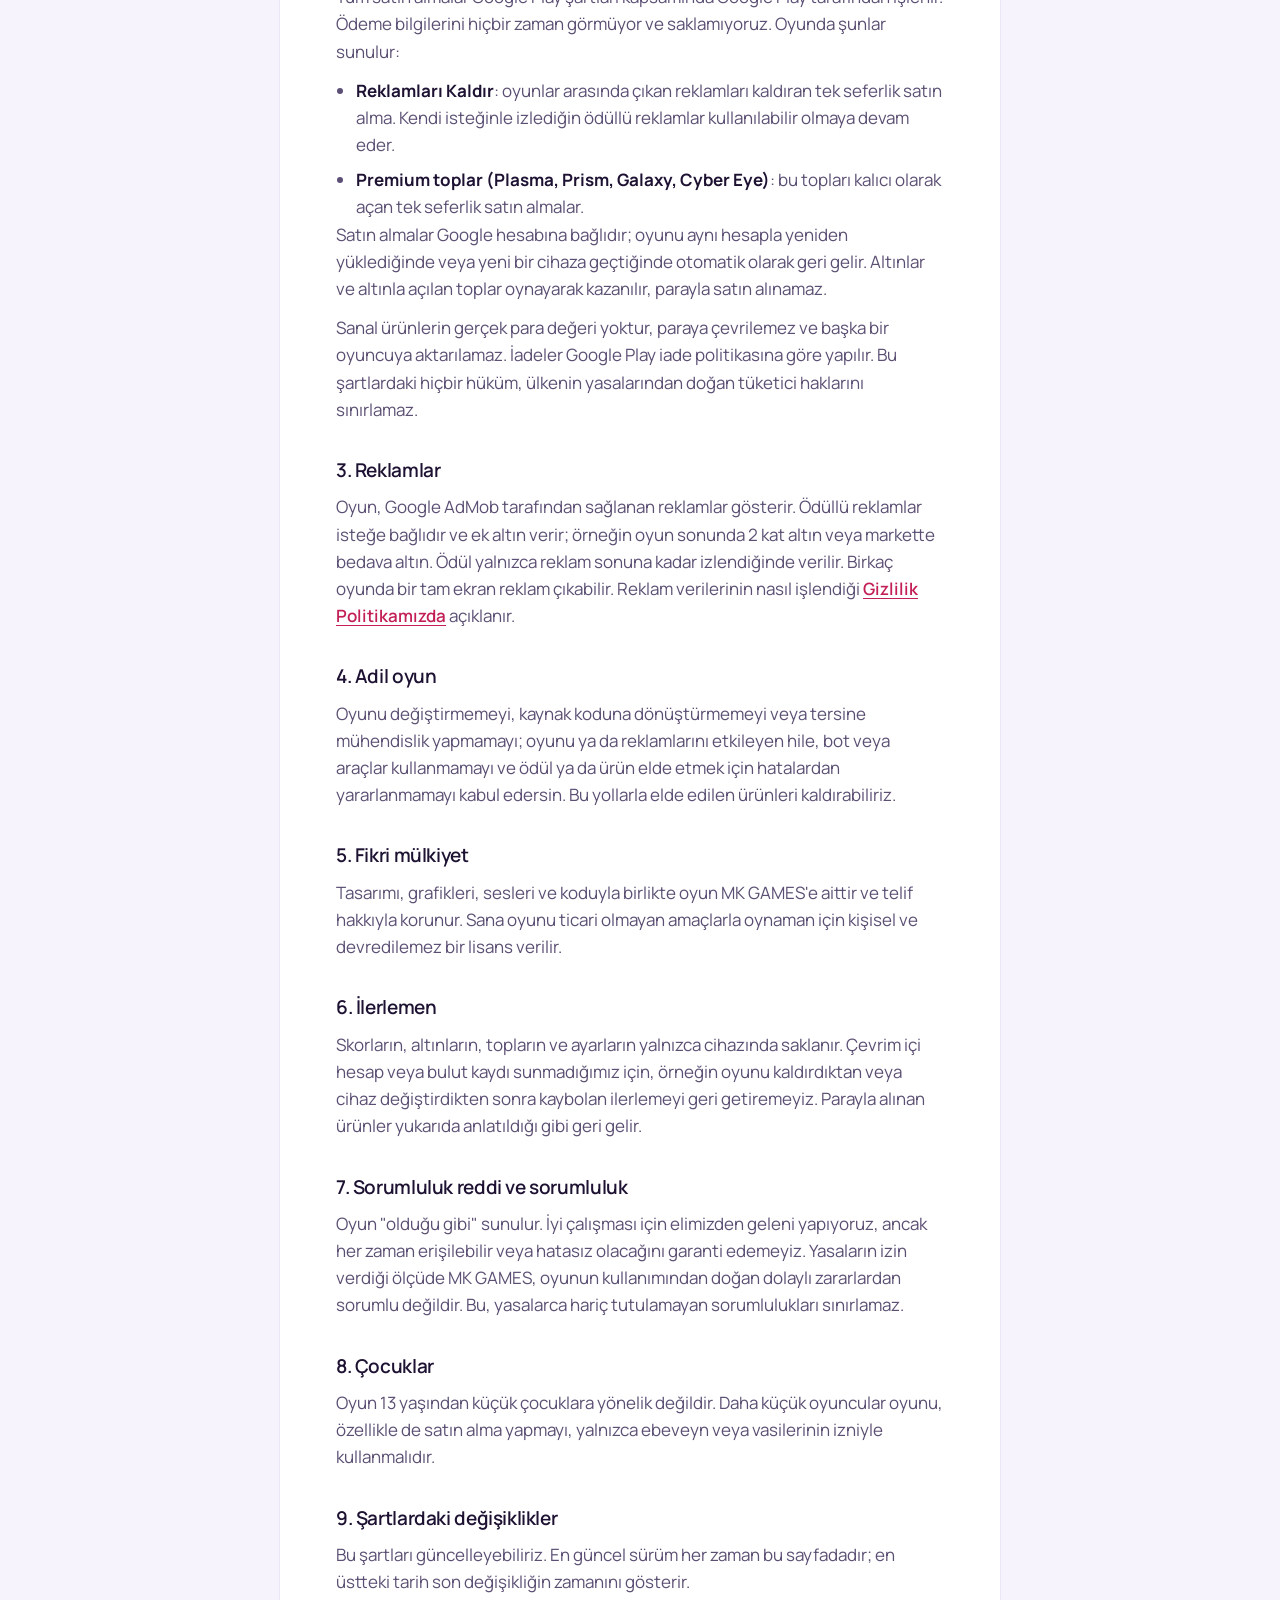
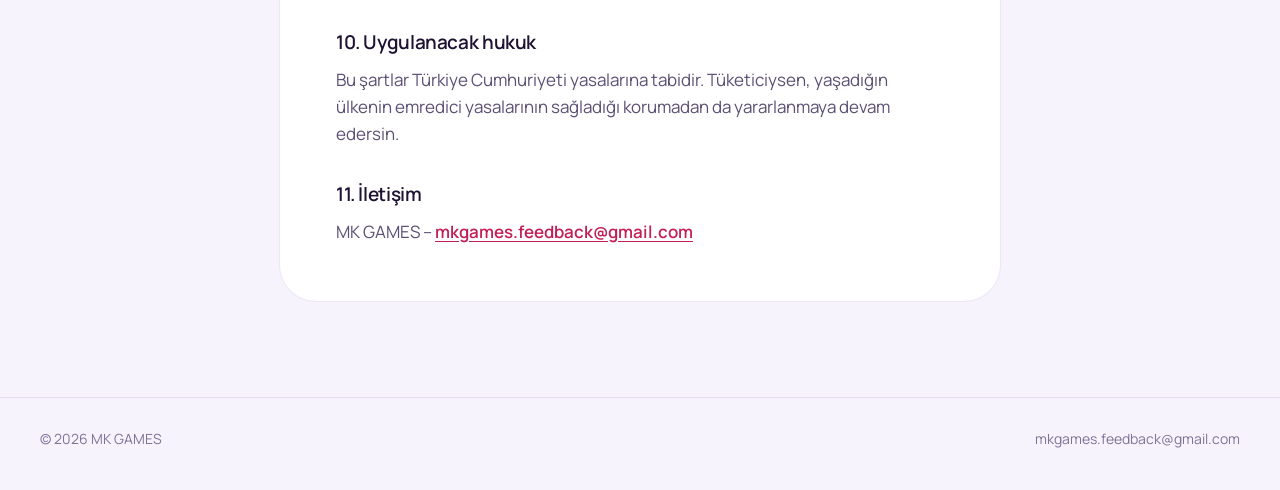
<file: terms/magnegap.html>
<!doctype html>
<html lang="en">
<head>
<meta charset="utf-8">
<meta name="viewport" content="width=device-width, initial-scale=1">
<title>MagneGap Terms of Service / Hizmet Şartları</title>
<meta name="description" content="Terms of service for MagneGap by MK GAMES.">
<meta name="theme-color" content="#f6f3fc">
<link rel="icon" href="../assets/brand/favicon.svg" type="image/svg+xml">
<link rel="icon" href="../favicon.ico" sizes="32x32">
<link rel="apple-touch-icon" href="../assets/brand/apple-touch-icon.png">
<link rel="manifest" href="../assets/brand/site.webmanifest">
<link rel="stylesheet" href="../assets/style.css">
</head>
<body>
<div class="glow" aria-hidden="true"><i></i><i></i><i></i></div>
<div class="bar"><div class="wrap">
  <a class="bar-logo" href="../index.html" aria-label="MK GAMES"><img src="../assets/brand/logo-koyu.svg" width="6760" height="820" alt="MK GAMES"></a>
</div></div>
<main class="doc" style="--tint:#ffe3ec;--ink:#c21f56">
  <div class="wrap">
    <a class="back" href="../index.html#magnegap">← MK GAMES</a>
    <div class="doc-card">
    <header class="doc-head">
      <img src="../assets/magnegap/icon.png" width="256" height="256" alt="">
      <h1>MagneGap</h1>
    </header>
    <div class="doc-lang"><a href="#en">English</a><a href="#tr">Türkçe</a></div>

    <section id="en" lang="en">
      <h2>Terms of Service</h2>
      <p class="muted">Developer: MK GAMES · Effective date: November 12, 2026</p>
      <p>These terms apply to the mobile game MagneGap ("the game"), published by MK GAMES on Google Play. By downloading or playing the game you agree to these terms. If you do not agree, please do not use the game.</p>
      <h3>1. The game</h3>
      <p>MagneGap is a free single-player arcade game. It is supported by advertising and offers optional in-app purchases. We may update, change or stop offering features of the game at any time.</p>
      <h3>2. In-app purchases</h3>
      <p>All purchases are processed by Google Play under the Google Play terms. We never see or store your payment details. The game offers:</p>
      <ul>
        <li><strong>Remove Ads</strong>: a one-time purchase that removes the ads shown between games. Optional rewarded ads that you choose to watch stay available.</li>
        <li><strong>Premium balls (Plasma, Prism, Galaxy, Cyber Eye)</strong>: one-time purchases that unlock these balls for good.</li>
      </ul>
      <p>Purchases are linked to your Google account and are restored automatically when you reinstall the game or move to a new device with the same account. Gold and balls unlocked with gold are earned by playing and cannot be bought with money.</p>
      <p>Virtual items have no real-money value, cannot be exchanged for money and cannot be transferred to another player. Refunds are handled under Google Play's refund policy. Nothing in these terms limits the consumer rights you have under the law of your country.</p>
      <h3>3. Advertising</h3>
      <p>The game shows ads provided by Google AdMob. Rewarded ads are optional and give extra gold, for example double gold after a game or free gold in the shop; a reward is only given when the ad has been watched to the end. A full-screen ad may appear every few games. How ad data is handled is explained in our <a href="../privacy/magnegap.html">Privacy Policy</a>.</p>
      <h3>4. Fair play</h3>
      <p>You agree not to modify, decompile or reverse engineer the game, not to use cheats, bots or tools that interfere with the game or its ads, and not to exploit bugs to obtain rewards or items. We may remove items obtained this way.</p>
      <h3>5. Ownership</h3>
      <p>The game, including its design, graphics, sounds and code, belongs to MK GAMES and is protected by copyright. You receive a personal, non-transferable licence to play the game for non-commercial purposes.</p>
      <h3>6. Your progress</h3>
      <p>Your scores, gold, balls and settings are saved only on your device. We do not run online accounts or cloud saves, so we cannot recover progress that is lost, for example after uninstalling the game or changing devices. Items bought with money are restored as described above.</p>
      <h3>7. Disclaimer and liability</h3>
      <p>The game is provided "as is". We do our best to keep it working well but cannot guarantee that it will always be available or free of errors. To the extent permitted by law, MK GAMES is not liable for indirect or consequential damages arising from use of the game. This does not limit any liability that cannot be excluded by law.</p>
      <h3>8. Children</h3>
      <p>The game is not directed at children under 13. Younger players should only use the game, and especially make purchases, with a parent's or guardian's permission.</p>
      <h3>9. Changes to these terms</h3>
      <p>We may update these terms. The latest version is always available on this page, and the date at the top shows when it last changed.</p>
      <h3>10. Governing law</h3>
      <p>These terms are governed by the laws of the Republic of Türkiye. If you are a consumer, you also keep the protection of the mandatory laws of the country where you live.</p>
      <h3>11. Contact</h3>
      <p>MK GAMES – <a href="mailto:mkgames.feedback@gmail.com">mkgames.feedback@gmail.com</a></p>
    </section>

    <section id="tr" lang="tr">
      <h2>Hizmet Şartları</h2>
      <p class="muted">Geliştirici: MK GAMES · Yürürlük tarihi: 12 Kasım 2026</p>
      <p>Bu şartlar, MK GAMES tarafından Google Play'de yayınlanan MagneGap mobil oyunu ("oyun") için geçerlidir. Oyunu indirerek veya oynayarak bu şartları kabul etmiş olursun. Kabul etmiyorsan lütfen oyunu kullanma.</p>
      <h3>1. Oyun</h3>
      <p>MagneGap, ücretsiz ve tek oyunculu bir arcade oyunudur. Reklamlarla desteklenir ve isteğe bağlı uygulama içi satın almalar sunar. Oyunun özelliklerini istediğimiz zaman güncelleyebilir, değiştirebilir veya kaldırabiliriz.</p>
      <h3>2. Uygulama içi satın almalar</h3>
      <p>Tüm satın almalar Google Play şartları kapsamında Google Play tarafından işlenir. Ödeme bilgilerini hiçbir zaman görmüyor ve saklamıyoruz. Oyunda şunlar sunulur:</p>
      <ul>
        <li><strong>Reklamları Kaldır</strong>: oyunlar arasında çıkan reklamları kaldıran tek seferlik satın alma. Kendi isteğinle izlediğin ödüllü reklamlar kullanılabilir olmaya devam eder.</li>
        <li><strong>Premium toplar (Plasma, Prism, Galaxy, Cyber Eye)</strong>: bu topları kalıcı olarak açan tek seferlik satın almalar.</li>
      </ul>
      <p>Satın almalar Google hesabına bağlıdır; oyunu aynı hesapla yeniden yüklediğinde veya yeni bir cihaza geçtiğinde otomatik olarak geri gelir. Altınlar ve altınla açılan toplar oynayarak kazanılır, parayla satın alınamaz.</p>
      <p>Sanal ürünlerin gerçek para değeri yoktur, paraya çevrilemez ve başka bir oyuncuya aktarılamaz. İadeler Google Play iade politikasına göre yapılır. Bu şartlardaki hiçbir hüküm, ülkenin yasalarından doğan tüketici haklarını sınırlamaz.</p>
      <h3>3. Reklamlar</h3>
      <p>Oyun, Google AdMob tarafından sağlanan reklamlar gösterir. Ödüllü reklamlar isteğe bağlıdır ve ek altın verir; örneğin oyun sonunda 2 kat altın veya markette bedava altın. Ödül yalnızca reklam sonuna kadar izlendiğinde verilir. Birkaç oyunda bir tam ekran reklam çıkabilir. Reklam verilerinin nasıl işlendiği <a href="../privacy/magnegap.html">Gizlilik Politikamızda</a> açıklanır.</p>
      <h3>4. Adil oyun</h3>
      <p>Oyunu değiştirmemeyi, kaynak koduna dönüştürmemeyi veya tersine mühendislik yapmamayı; oyunu ya da reklamlarını etkileyen hile, bot veya araçlar kullanmamayı ve ödül ya da ürün elde etmek için hatalardan yararlanmamayı kabul edersin. Bu yollarla elde edilen ürünleri kaldırabiliriz.</p>
      <h3>5. Fikri mülkiyet</h3>
      <p>Tasarımı, grafikleri, sesleri ve koduyla birlikte oyun MK GAMES'e aittir ve telif hakkıyla korunur. Sana oyunu ticari olmayan amaçlarla oynaman için kişisel ve devredilemez bir lisans verilir.</p>
      <h3>6. İlerlemen</h3>
      <p>Skorların, altınların, topların ve ayarların yalnızca cihazında saklanır. Çevrim içi hesap veya bulut kaydı sunmadığımız için, örneğin oyunu kaldırdıktan veya cihaz değiştirdikten sonra kaybolan ilerlemeyi geri getiremeyiz. Parayla alınan ürünler yukarıda anlatıldığı gibi geri gelir.</p>
      <h3>7. Sorumluluk reddi ve sorumluluk</h3>
      <p>Oyun "olduğu gibi" sunulur. İyi çalışması için elimizden geleni yapıyoruz, ancak her zaman erişilebilir veya hatasız olacağını garanti edemeyiz. Yasaların izin verdiği ölçüde MK GAMES, oyunun kullanımından doğan dolaylı zararlardan sorumlu değildir. Bu, yasalarca hariç tutulamayan sorumlulukları sınırlamaz.</p>
      <h3>8. Çocuklar</h3>
      <p>Oyun 13 yaşından küçük çocuklara yönelik değildir. Daha küçük oyuncular oyunu, özellikle de satın alma yapmayı, yalnızca ebeveyn veya vasilerinin izniyle kullanmalıdır.</p>
      <h3>9. Şartlardaki değişiklikler</h3>
      <p>Bu şartları güncelleyebiliriz. En güncel sürüm her zaman bu sayfadadır; en üstteki tarih son değişikliğin zamanını gösterir.</p>
      <h3>10. Uygulanacak hukuk</h3>
      <p>Bu şartlar Türkiye Cumhuriyeti yasalarına tabidir. Tüketiciysen, yaşadığın ülkenin emredici yasalarının sağladığı korumadan da yararlanmaya devam edersin.</p>
      <h3>11. İletişim</h3>
      <p>MK GAMES – <a href="mailto:mkgames.feedback@gmail.com">mkgames.feedback@gmail.com</a></p>
    </section>
    </div>
  </div>
</main>
<footer><div class="wrap"><span>© 2026 MK GAMES</span><a href="mailto:mkgames.feedback@gmail.com">mkgames.feedback@gmail.com</a></div></footer>
</body>
</html>
</file>
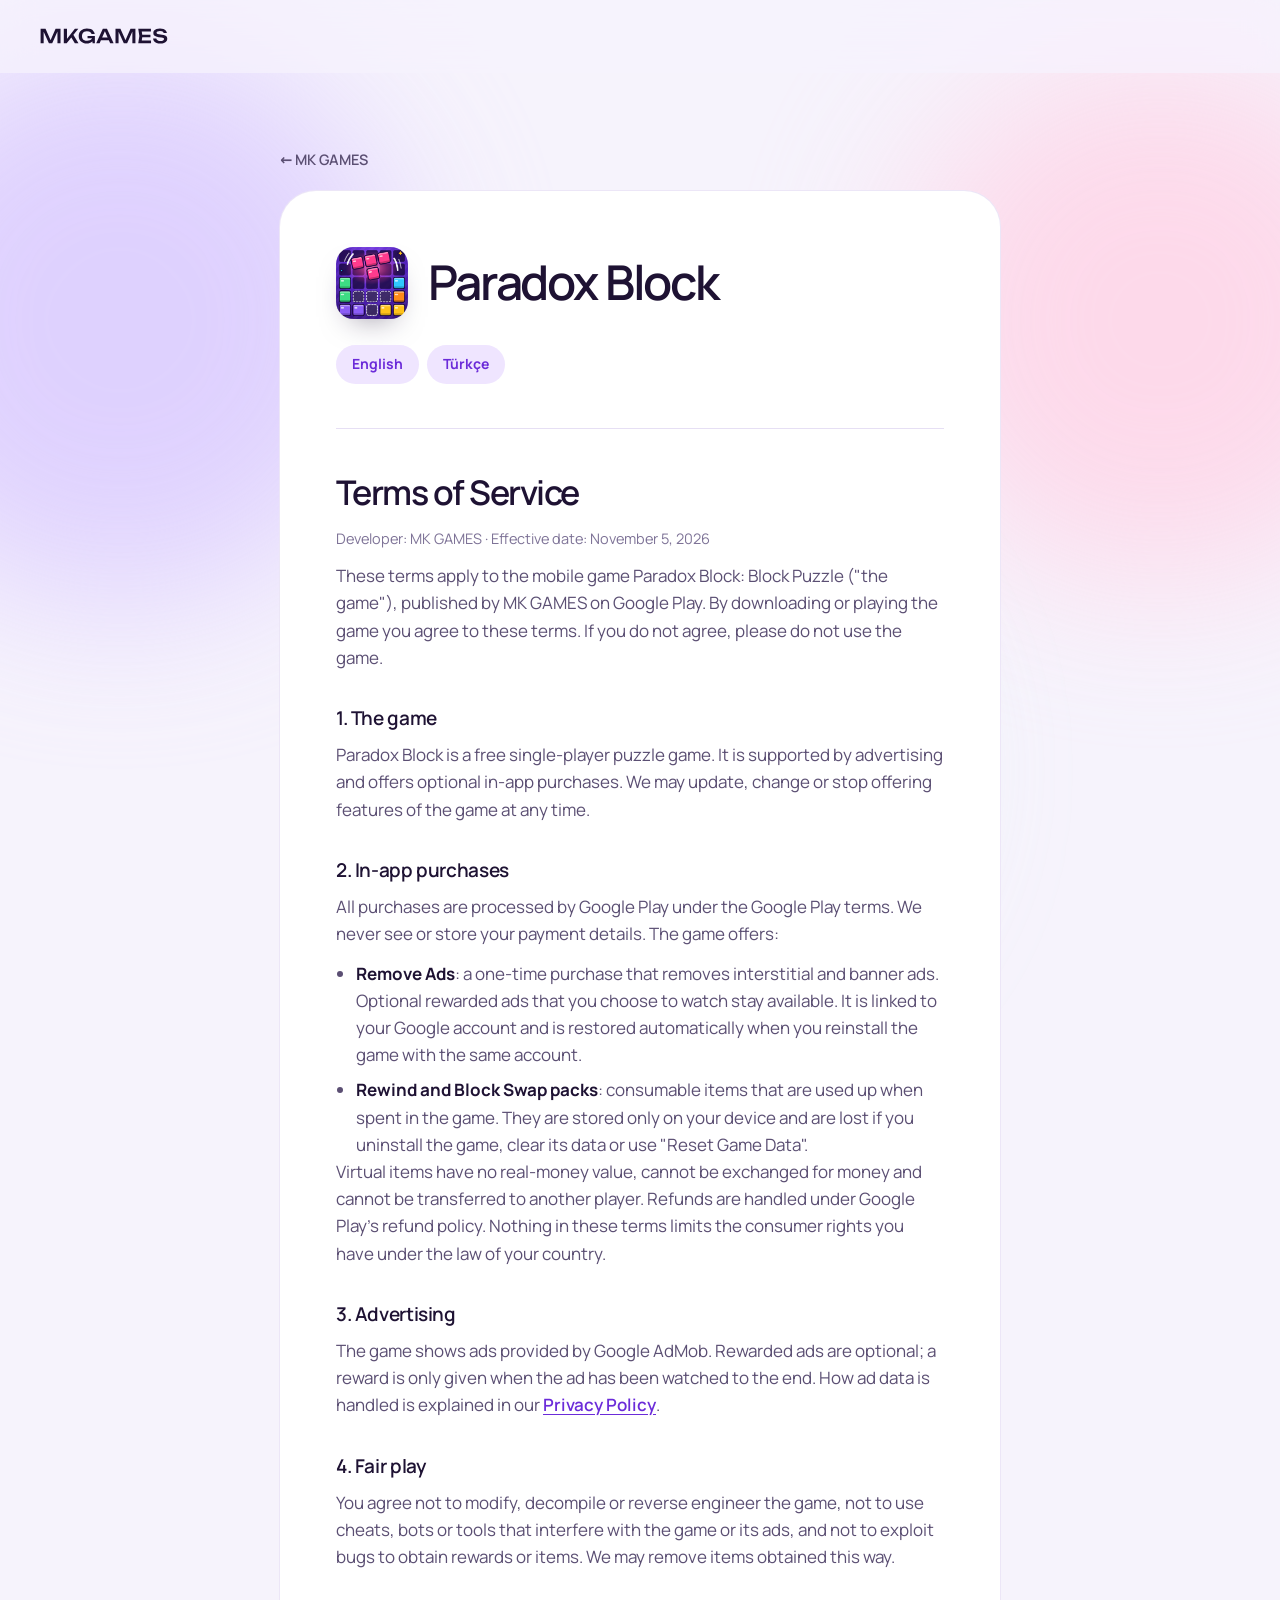
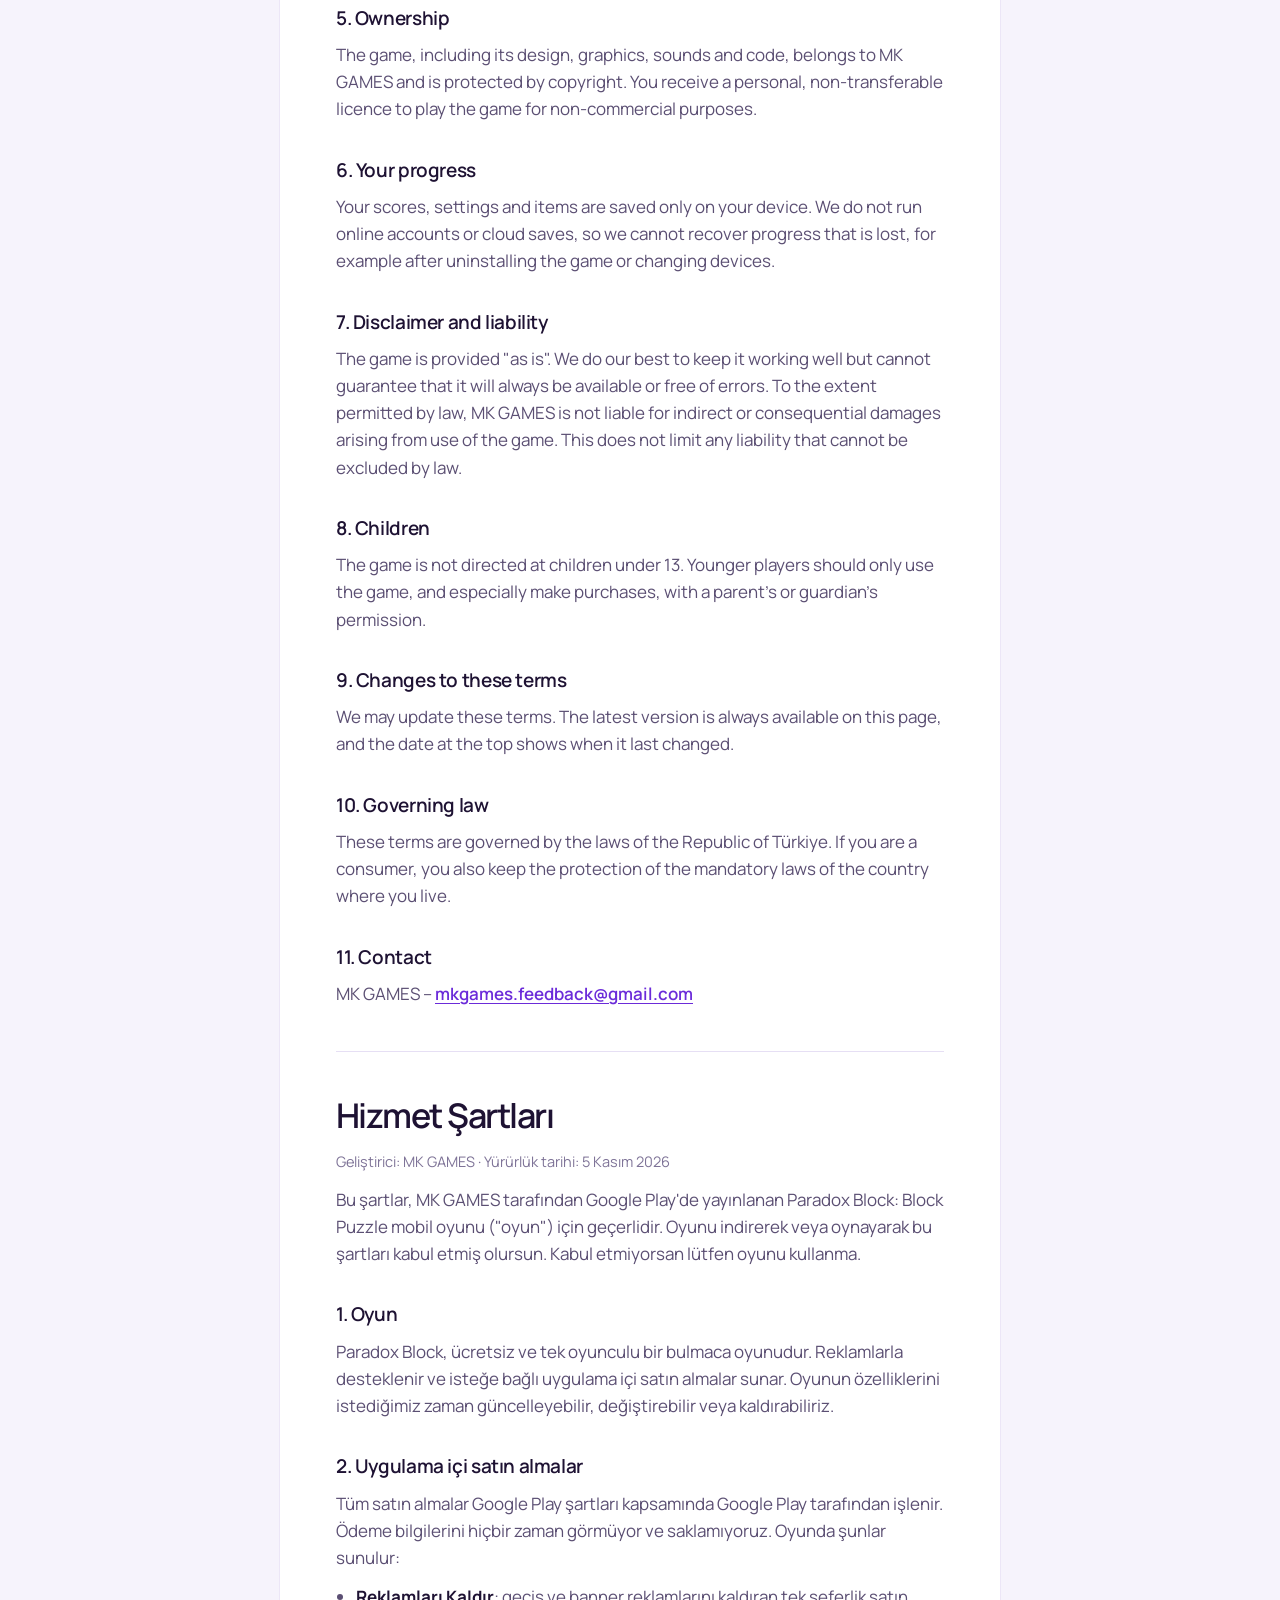
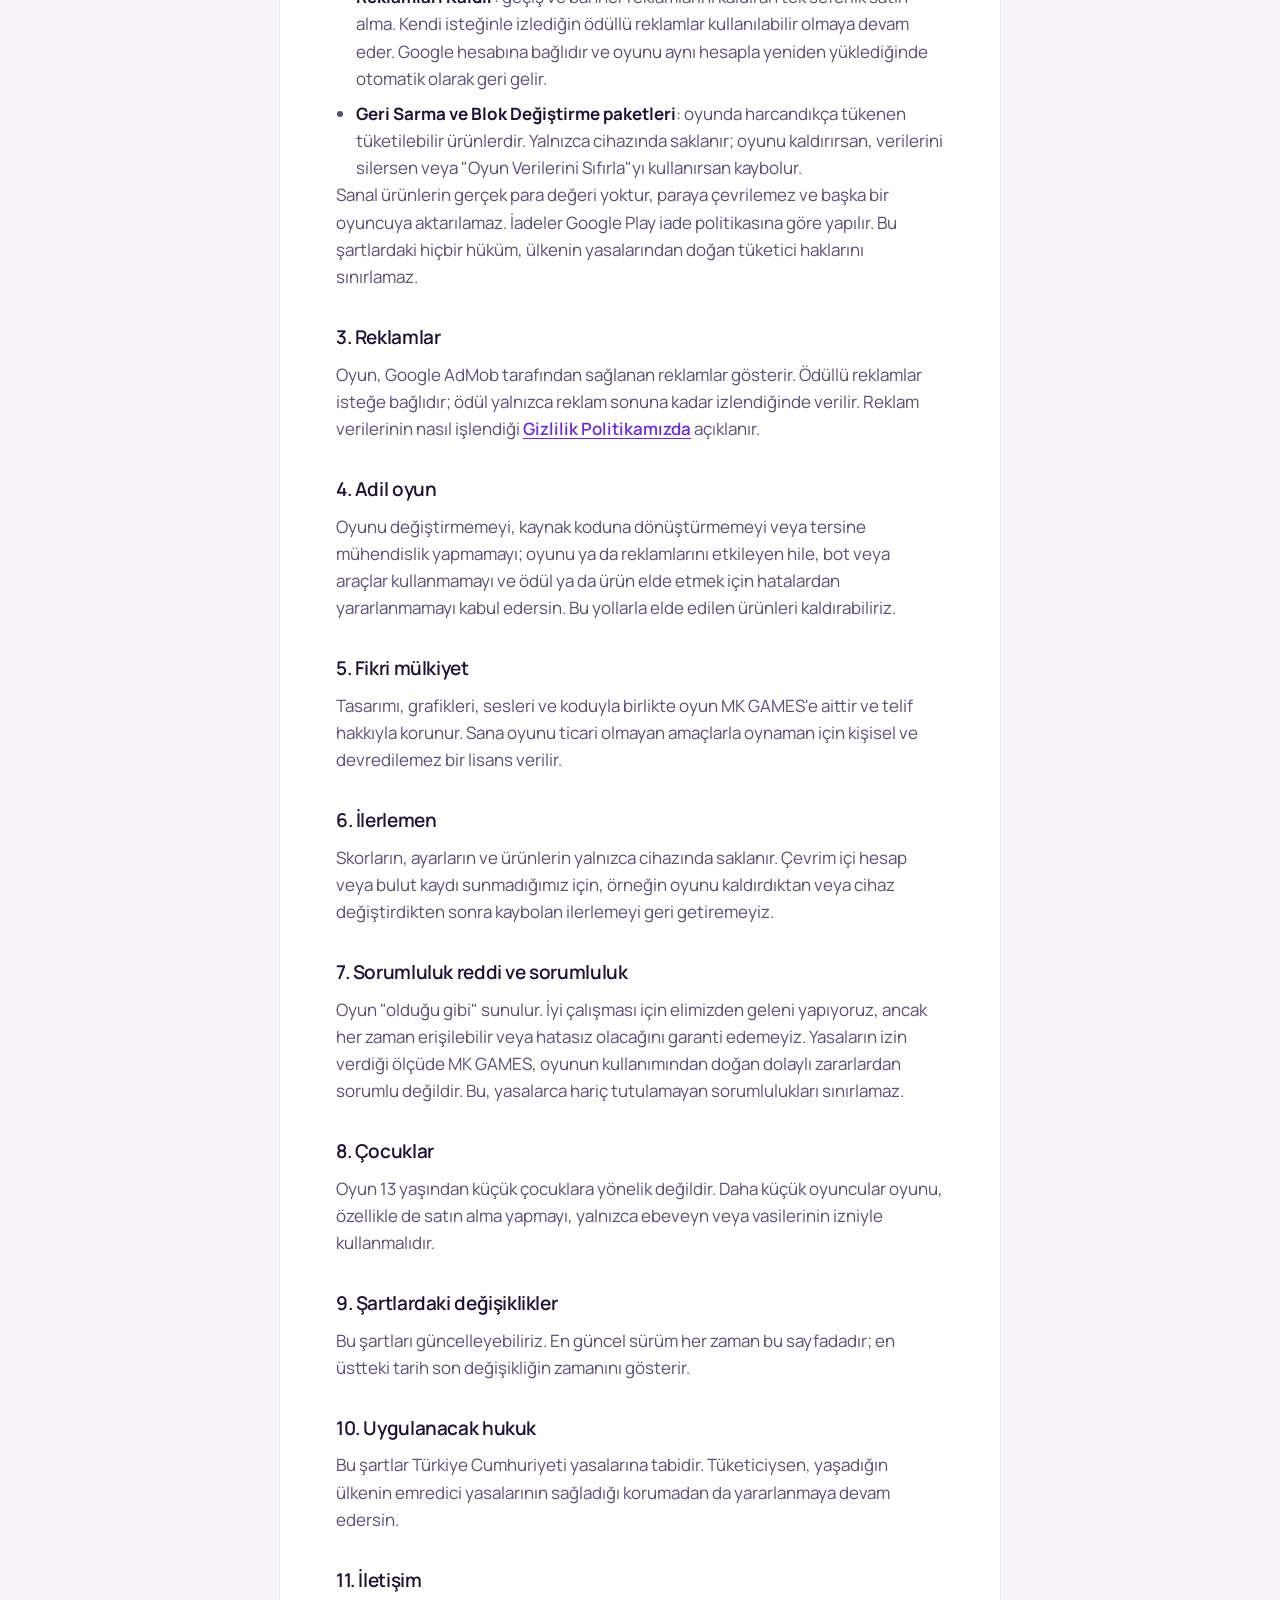
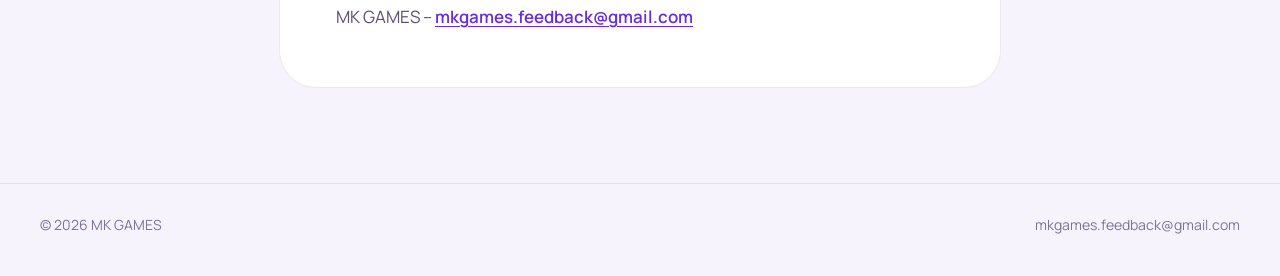
<file: terms/paradox-block.html>
<!doctype html>
<html lang="en">
<head>
<meta charset="utf-8">
<meta name="viewport" content="width=device-width, initial-scale=1">
<title>Paradox Block Terms of Service / Hizmet Şartları</title>
<meta name="description" content="Terms of service for Paradox Block by MK GAMES.">
<meta name="theme-color" content="#f6f3fc">
<link rel="icon" href="../assets/brand/favicon.svg" type="image/svg+xml">
<link rel="icon" href="../favicon.ico" sizes="32x32">
<link rel="apple-touch-icon" href="../assets/brand/apple-touch-icon.png">
<link rel="manifest" href="../assets/brand/site.webmanifest">
<link rel="stylesheet" href="../assets/style.css">
</head>
<body>
<div class="glow" aria-hidden="true"><i></i><i></i><i></i></div>
<div class="bar"><div class="wrap">
  <a class="bar-logo" href="../index.html" aria-label="MK GAMES"><img src="../assets/brand/logo-koyu.svg" width="6760" height="820" alt="MK GAMES"></a>
</div></div>
<main class="doc" style="--tint:#efe5ff;--ink:#6b2bd9">
  <div class="wrap">
    <a class="back" href="../index.html#paradox-block">← MK GAMES</a>
    <div class="doc-card">
    <header class="doc-head">
      <img src="../assets/paradox-block/icon.png" width="256" height="256" alt="">
      <h1>Paradox Block</h1>
    </header>
    <div class="doc-lang"><a href="#en">English</a><a href="#tr">Türkçe</a></div>

    <section id="en" lang="en">
      <h2>Terms of Service</h2>
      <p class="muted">Developer: MK GAMES · Effective date: November 5, 2026</p>
      <p>These terms apply to the mobile game Paradox Block: Block Puzzle ("the game"), published by MK GAMES on Google Play. By downloading or playing the game you agree to these terms. If you do not agree, please do not use the game.</p>
      <h3>1. The game</h3>
      <p>Paradox Block is a free single-player puzzle game. It is supported by advertising and offers optional in-app purchases. We may update, change or stop offering features of the game at any time.</p>
      <h3>2. In-app purchases</h3>
      <p>All purchases are processed by Google Play under the Google Play terms. We never see or store your payment details. The game offers:</p>
      <ul>
        <li><strong>Remove Ads</strong>: a one-time purchase that removes interstitial and banner ads. Optional rewarded ads that you choose to watch stay available. It is linked to your Google account and is restored automatically when you reinstall the game with the same account.</li>
        <li><strong>Rewind and Block Swap packs</strong>: consumable items that are used up when spent in the game. They are stored only on your device and are lost if you uninstall the game, clear its data or use "Reset Game Data".</li>
      </ul>
      <p>Virtual items have no real-money value, cannot be exchanged for money and cannot be transferred to another player. Refunds are handled under Google Play's refund policy. Nothing in these terms limits the consumer rights you have under the law of your country.</p>
      <h3>3. Advertising</h3>
      <p>The game shows ads provided by Google AdMob. Rewarded ads are optional; a reward is only given when the ad has been watched to the end. How ad data is handled is explained in our <a href="../privacy/paradox-block.html">Privacy Policy</a>.</p>
      <h3>4. Fair play</h3>
      <p>You agree not to modify, decompile or reverse engineer the game, not to use cheats, bots or tools that interfere with the game or its ads, and not to exploit bugs to obtain rewards or items. We may remove items obtained this way.</p>
      <h3>5. Ownership</h3>
      <p>The game, including its design, graphics, sounds and code, belongs to MK GAMES and is protected by copyright. You receive a personal, non-transferable licence to play the game for non-commercial purposes.</p>
      <h3>6. Your progress</h3>
      <p>Your scores, settings and items are saved only on your device. We do not run online accounts or cloud saves, so we cannot recover progress that is lost, for example after uninstalling the game or changing devices.</p>
      <h3>7. Disclaimer and liability</h3>
      <p>The game is provided "as is". We do our best to keep it working well but cannot guarantee that it will always be available or free of errors. To the extent permitted by law, MK GAMES is not liable for indirect or consequential damages arising from use of the game. This does not limit any liability that cannot be excluded by law.</p>
      <h3>8. Children</h3>
      <p>The game is not directed at children under 13. Younger players should only use the game, and especially make purchases, with a parent's or guardian's permission.</p>
      <h3>9. Changes to these terms</h3>
      <p>We may update these terms. The latest version is always available on this page, and the date at the top shows when it last changed.</p>
      <h3>10. Governing law</h3>
      <p>These terms are governed by the laws of the Republic of Türkiye. If you are a consumer, you also keep the protection of the mandatory laws of the country where you live.</p>
      <h3>11. Contact</h3>
      <p>MK GAMES – <a href="mailto:mkgames.feedback@gmail.com">mkgames.feedback@gmail.com</a></p>
    </section>

    <section id="tr" lang="tr">
      <h2>Hizmet Şartları</h2>
      <p class="muted">Geliştirici: MK GAMES · Yürürlük tarihi: 5 Kasım 2026</p>
      <p>Bu şartlar, MK GAMES tarafından Google Play'de yayınlanan Paradox Block: Block Puzzle mobil oyunu ("oyun") için geçerlidir. Oyunu indirerek veya oynayarak bu şartları kabul etmiş olursun. Kabul etmiyorsan lütfen oyunu kullanma.</p>
      <h3>1. Oyun</h3>
      <p>Paradox Block, ücretsiz ve tek oyunculu bir bulmaca oyunudur. Reklamlarla desteklenir ve isteğe bağlı uygulama içi satın almalar sunar. Oyunun özelliklerini istediğimiz zaman güncelleyebilir, değiştirebilir veya kaldırabiliriz.</p>
      <h3>2. Uygulama içi satın almalar</h3>
      <p>Tüm satın almalar Google Play şartları kapsamında Google Play tarafından işlenir. Ödeme bilgilerini hiçbir zaman görmüyor ve saklamıyoruz. Oyunda şunlar sunulur:</p>
      <ul>
        <li><strong>Reklamları Kaldır</strong>: geçiş ve banner reklamlarını kaldıran tek seferlik satın alma. Kendi isteğinle izlediğin ödüllü reklamlar kullanılabilir olmaya devam eder. Google hesabına bağlıdır ve oyunu aynı hesapla yeniden yüklediğinde otomatik olarak geri gelir.</li>
        <li><strong>Geri Sarma ve Blok Değiştirme paketleri</strong>: oyunda harcandıkça tükenen tüketilebilir ürünlerdir. Yalnızca cihazında saklanır; oyunu kaldırırsan, verilerini silersen veya "Oyun Verilerini Sıfırla"yı kullanırsan kaybolur.</li>
      </ul>
      <p>Sanal ürünlerin gerçek para değeri yoktur, paraya çevrilemez ve başka bir oyuncuya aktarılamaz. İadeler Google Play iade politikasına göre yapılır. Bu şartlardaki hiçbir hüküm, ülkenin yasalarından doğan tüketici haklarını sınırlamaz.</p>
      <h3>3. Reklamlar</h3>
      <p>Oyun, Google AdMob tarafından sağlanan reklamlar gösterir. Ödüllü reklamlar isteğe bağlıdır; ödül yalnızca reklam sonuna kadar izlendiğinde verilir. Reklam verilerinin nasıl işlendiği <a href="../privacy/paradox-block.html">Gizlilik Politikamızda</a> açıklanır.</p>
      <h3>4. Adil oyun</h3>
      <p>Oyunu değiştirmemeyi, kaynak koduna dönüştürmemeyi veya tersine mühendislik yapmamayı; oyunu ya da reklamlarını etkileyen hile, bot veya araçlar kullanmamayı ve ödül ya da ürün elde etmek için hatalardan yararlanmamayı kabul edersin. Bu yollarla elde edilen ürünleri kaldırabiliriz.</p>
      <h3>5. Fikri mülkiyet</h3>
      <p>Tasarımı, grafikleri, sesleri ve koduyla birlikte oyun MK GAMES'e aittir ve telif hakkıyla korunur. Sana oyunu ticari olmayan amaçlarla oynaman için kişisel ve devredilemez bir lisans verilir.</p>
      <h3>6. İlerlemen</h3>
      <p>Skorların, ayarların ve ürünlerin yalnızca cihazında saklanır. Çevrim içi hesap veya bulut kaydı sunmadığımız için, örneğin oyunu kaldırdıktan veya cihaz değiştirdikten sonra kaybolan ilerlemeyi geri getiremeyiz.</p>
      <h3>7. Sorumluluk reddi ve sorumluluk</h3>
      <p>Oyun "olduğu gibi" sunulur. İyi çalışması için elimizden geleni yapıyoruz, ancak her zaman erişilebilir veya hatasız olacağını garanti edemeyiz. Yasaların izin verdiği ölçüde MK GAMES, oyunun kullanımından doğan dolaylı zararlardan sorumlu değildir. Bu, yasalarca hariç tutulamayan sorumlulukları sınırlamaz.</p>
      <h3>8. Çocuklar</h3>
      <p>Oyun 13 yaşından küçük çocuklara yönelik değildir. Daha küçük oyuncular oyunu, özellikle de satın alma yapmayı, yalnızca ebeveyn veya vasilerinin izniyle kullanmalıdır.</p>
      <h3>9. Şartlardaki değişiklikler</h3>
      <p>Bu şartları güncelleyebiliriz. En güncel sürüm her zaman bu sayfadadır; en üstteki tarih son değişikliğin zamanını gösterir.</p>
      <h3>10. Uygulanacak hukuk</h3>
      <p>Bu şartlar Türkiye Cumhuriyeti yasalarına tabidir. Tüketiciysen, yaşadığın ülkenin emredici yasalarının sağladığı korumadan da yararlanmaya devam edersin.</p>
      <h3>11. İletişim</h3>
      <p>MK GAMES – <a href="mailto:mkgames.feedback@gmail.com">mkgames.feedback@gmail.com</a></p>
    </section>
    </div>
  </div>
</main>
<footer><div class="wrap"><span>© 2026 MK GAMES</span><a href="mailto:mkgames.feedback@gmail.com">mkgames.feedback@gmail.com</a></div></footer>
</body>
</html>
</file>
<file: assets/style.css>
/* MK GAMES site styles: light pastel lilac on the Patlıcan & Lila palette (#1E1233, #F4F1FA, #9B7BFF).
   Each game sets --tint (its pastel panel) and --ink (its text accent). */

@font-face { font-family: "Manrope"; src: url("fonts/manrope.woff2") format("woff2"); font-weight: 200 800; font-display: swap; }
@font-face { font-family: "Manrope"; src: url("fonts/manrope-ext.woff2") format("woff2"); font-weight: 200 800; font-display: swap; unicode-range: U+0100-02BA, U+1E00-1E9F, U+2C60-2C7F, U+A720-A7FF; }

:root {
  --eggplant: #1e1233;
  --lilac-light: #f4f1fa;
  --lilac: #9b7bff;
  --pink: #ff7ab6;
  --bg: #f6f3fc;
  --text: var(--eggplant);
  --muted: #5b4f73;
  --faint: #7e7397;
  --line: #e6dff4;
  --tint: #efe5ff;
  --ink: #6b2bd9;
  --font: "Manrope", system-ui, -apple-system, "Segoe UI", Roboto, sans-serif;
  --gutter: clamp(16px, 4vw, 40px);
  --max: 1280px;
  --ease: cubic-bezier(.2, .7, .2, 1);
  --shadow: 0 34px 60px -30px rgba(30, 18, 51, .5);
}

* { box-sizing: border-box; }
html { scroll-behavior: smooth; scroll-padding-top: 76px; -webkit-text-size-adjust: 100%; }
body { position: relative; margin: 0; background: var(--bg); color: var(--text); font: 400 17px/1.6 var(--font); -webkit-font-smoothing: antialiased; overflow-x: hidden; }
img { display: block; max-width: 100%; height: auto; }
a { color: inherit; }
p { margin: 0; }
ul { margin: 0; padding: 0; list-style: none; }
h1, h2, h3 { margin: 0; font-weight: 600; letter-spacing: -.045em; }
:focus-visible { outline: 2px solid var(--lilac); outline-offset: 3px; border-radius: 8px; }
.wrap { position: relative; width: 100%; max-width: var(--max); margin-inline: auto; padding-inline: var(--gutter); }
.skip { position: absolute; left: -999px; top: 8px; z-index: 20; padding: 8px 14px; border-radius: 99px; background: var(--eggplant); color: #fff; font-weight: 600; }
.skip:focus { left: 8px; }

/* Soft pastel light behind the page */
.glow { position: absolute; inset: 0 0 auto; height: 1500px; overflow: hidden; z-index: 0; pointer-events: none; }
.glow i { position: absolute; border-radius: 50%; filter: blur(80px); }
.glow i:nth-child(1) { width: 560px; height: 560px; left: -160px; top: 40px; background: #d9c9ff; opacity: .8; }
.glow i:nth-child(2) { width: 520px; height: 520px; right: -140px; top: 60px; background: #ffd3e6; opacity: .8; }
.glow i:nth-child(3) { width: 420px; height: 420px; left: 38%; top: 560px; background: #cdf3e8; opacity: .55; }
main, footer { position: relative; z-index: 1; }

/* Top bar */
.bar { position: sticky; top: 0; z-index: 10; background: rgba(246, 243, 252, .72); backdrop-filter: saturate(160%) blur(16px); -webkit-backdrop-filter: saturate(160%) blur(16px); border-bottom: 1px solid transparent; transition: border-color .3s; }
.bar .wrap { display: flex; align-items: center; gap: 30px; min-height: 72px; }
.bar-logo { display: block; }
.bar-logo img { width: 128px; }
.bar nav { display: flex; gap: 30px; margin-left: auto; font-size: 15px; font-weight: 500; }
.bar nav a { color: var(--muted); text-decoration: none; transition: color .2s; }
.bar nav a:hover { color: var(--text); }
.lang { display: flex; padding: 3px; border-radius: 99px; background: #fff; box-shadow: 0 0 0 1px var(--line); }
.bar .lang:only-child, .bar-logo + .lang { margin-left: auto; }
.lang button { appearance: none; border: 0; border-radius: 99px; background: none; color: var(--faint); font: 700 12.5px/1 var(--font); letter-spacing: .04em; padding: 7px 11px; cursor: pointer; transition: color .2s, background-color .2s; }
.lang button:hover { color: var(--text); }
.lang button[aria-pressed="true"] { background: var(--eggplant); color: var(--lilac-light); }

/* Shared bits */
.pill { display: inline-flex; align-items: center; gap: 10px; padding: 8px 16px; border-radius: 99px; background: #fff; box-shadow: 0 0 0 1px var(--line); color: var(--muted); font-size: 14px; font-weight: 600; }
.dot { width: 8px; height: 8px; border-radius: 50%; background: var(--lilac); }
.badge { display: inline-flex; align-items: center; gap: 7px; padding: 5px 12px; border-radius: 99px; background: rgba(255, 255, 255, .72); color: var(--muted); font-size: 12.5px; font-weight: 700; }
.badge::before { content: ""; width: 6px; height: 6px; border-radius: 50%; background: #a99fbe; }
.badge.live { background: #dcf5e9; color: #16714a; }
.badge.live::before { background: #22b373; }
.sec-head { display: flex; flex-wrap: wrap; align-items: end; justify-content: space-between; gap: 10px 40px; margin-bottom: 34px; }
.sec-head h2 { font-size: clamp(40px, 5vw, 58px); line-height: 1.04; }
.sec-head p { color: var(--faint); font-size: 17px; }

/* Buttons */
.btn { display: inline-flex; align-items: center; justify-content: center; gap: 10px; min-height: 52px; padding: 0 24px; border-radius: 99px; font: 600 15.5px/1.2 var(--font); text-decoration: none; transition: transform .25s var(--ease), background-color .2s, box-shadow .2s; }
.btn svg { flex: none; width: 17px; height: 17px; }
.btn-dark { background: var(--eggplant); color: #fff; }
a.btn-dark:hover { transform: translateY(-2px); background: #2e1d4d; }
.btn-light { background: #fff; color: var(--text); box-shadow: 0 0 0 1px #e1d9f2; }
a.btn-light:hover { transform: translateY(-2px); box-shadow: 0 0 0 1px #cbbff0; }
.btn-store { padding: 0 26px 0 20px; text-align: left; }
.btn-store small { display: block; font-size: 10.5px; font-weight: 700; letter-spacing: .06em; text-transform: uppercase; opacity: .65; }
.btn-soon { background: rgba(255, 255, 255, .75); color: var(--muted); cursor: default; }
.btn-sm { min-height: 42px; padding: 0 18px; font-size: 14px; font-weight: 700; }
.btn-soft { background: rgba(255, 255, 255, .78); color: var(--ink); }
a.btn-soft:hover { transform: translateY(-2px); background: #fff; }
.legal-links { display: flex; flex-wrap: wrap; gap: 4px 18px; font-size: 14px; font-weight: 600; }
.legal-links a { color: #4a3f60; text-decoration: underline; text-decoration-color: rgba(30, 18, 51, .25); text-underline-offset: 4px; transition: text-decoration-color .2s; }
.legal-links a:hover { text-decoration-color: currentColor; }
.legal-links .later { color: #9a8fb0; font-weight: 500; }

/* Hero */
.hero .wrap { display: grid; grid-template-columns: minmax(0, 1.05fr) minmax(0, .95fr); gap: 40px; align-items: center; padding-block: clamp(24px, 4vw, 40px) clamp(72px, 9vw, 120px); }
h1 { margin-top: 26px; font-size: clamp(48px, 6.4vw, 88px); line-height: .98; letter-spacing: -.058em; padding-bottom: .04em; }
h1 em { font-style: normal; background: linear-gradient(90deg, var(--lilac), var(--pink)); -webkit-background-clip: text; background-clip: text; color: transparent; }
.hero-text { max-width: 27em; margin-top: 26px; color: var(--muted); font-size: clamp(17px, 1.5vw, 20px); line-height: 1.55; }
.hero-cta { display: flex; flex-wrap: wrap; gap: 12px; margin-top: 34px; }
.trust { display: flex; flex-wrap: wrap; gap: 8px 22px; margin-top: 30px; color: var(--faint); font-size: 14px; font-weight: 600; }
.trust li::before { content: "✓"; margin-right: 7px; color: var(--lilac); }

/* Phone mockup in the hero */
.stage { position: relative; height: 720px; }
.phone { position: absolute; left: 50%; top: 0; width: 340px; height: 700px; margin-left: -170px; padding: 13px; border-radius: 58px; background: var(--eggplant); box-shadow: 0 70px 110px -50px rgba(70, 30, 140, .6), inset 0 0 0 2px #3a2a5c; transform: rotate(-3deg); }
.screen { position: relative; height: 100%; padding: 56px 22px 0; overflow: hidden; border-radius: 46px; background: radial-gradient(70% 45% at 20% 8%, #e4d8ff, transparent 70%), radial-gradient(70% 50% at 100% 70%, #ffc6de, transparent 70%), radial-gradient(60% 40% at 0 100%, #c9f1e4, transparent 70%), #b9a2ff; }
.notch { position: absolute; left: 50%; top: 12px; width: 104px; height: 28px; margin-left: -52px; border-radius: 99px; background: var(--eggplant); }
.clock { position: absolute; left: 28px; top: 15px; font-size: 13px; font-weight: 800; }
.wid { padding: 16px 18px; border-radius: 24px; background: rgba(255, 255, 255, .55); }
.wid > span { font-size: 12px; font-weight: 700; color: var(--muted); }
.wid b { display: block; margin: 2px 0 6px; font-size: 27px; letter-spacing: -.04em; }
.apps { display: grid; grid-template-columns: repeat(4, 1fr); gap: 12px; margin-top: 22px; }
.apps span { text-align: center; font-size: 10.5px; font-weight: 700; }
.apps img { width: 58px; margin: 0 auto 6px; border-radius: 24%; box-shadow: 0 10px 18px -10px rgba(30, 18, 51, .6); }
.wid-new { display: flex; gap: 14px; align-items: center; margin-top: 22px; padding: 14px; border-radius: 24px; background: rgba(255, 241, 204, .85); }
.wid-new img { width: 62px; border-radius: 24%; }
.wid-new b { display: block; font-size: 17px; letter-spacing: -.03em; }
.wid-new span { font-size: 12px; font-weight: 600; color: #8a6200; }
.wid-time { margin-top: 14px; padding: 14px 16px; border-radius: 24px; background: rgba(255, 255, 255, .55); }
.wid-time > span { font-size: 12px; font-weight: 700; color: var(--muted); }
.bars { display: flex; align-items: end; gap: 6px; height: 44px; margin-top: 8px; }
.bars i { flex: 1; border-radius: 6px; background: linear-gradient(var(--lilac), var(--pink)); }
.dock { position: absolute; left: 16px; right: 16px; bottom: 16px; display: flex; justify-content: space-around; padding: 12px; border-radius: 28px; background: rgba(255, 255, 255, .45); }
.dock img { width: 52px; border-radius: 24%; }

/* Game cards */
.lineup { padding-bottom: clamp(80px, 9vw, 110px); }
.cards { display: grid; grid-template-columns: repeat(2, minmax(0, 1fr)); gap: 20px; }
.card { position: relative; display: flex; flex-direction: column; justify-content: space-between; gap: 24px; min-height: 420px; padding: 34px; overflow: hidden; border-radius: 36px; background: var(--tint); isolation: isolate; }
.card-icon { width: 64px; border-radius: 24%; box-shadow: 0 10px 24px -12px rgba(30, 18, 51, .4); }
.card-shot { position: absolute; z-index: -1; right: 40px; top: 36px; width: clamp(150px, 14vw, 196px); border-radius: 24px; border: 5px solid #fff; box-shadow: var(--shadow); transform: rotate(6deg); transition: transform .6s var(--ease); }
.card-art { position: absolute; z-index: -1; right: 46px; top: 60px; width: clamp(150px, 14vw, 196px); border-radius: 24%; box-shadow: 0 34px 60px -26px rgba(120, 80, 0, .5); transform: rotate(9deg); transition: transform .6s var(--ease); }
.card:hover .card-shot, .card:hover .card-art { transform: rotate(3deg) translateY(-8px); }
.card-text { max-width: 50%; }
.card h3 { margin-top: 14px; font-size: 34px; line-height: 1.1; }
.card h3 a { text-decoration: none; }
.card h3 a:hover { color: var(--ink); }
.card p { margin-top: 6px; color: var(--muted); font-size: 15.5px; line-height: 1.5; }
.card .btn { margin-top: 18px; }
.card .legal-links { margin-top: 14px; }

/* Game detail sections */
.game { padding-bottom: 24px; }
.panel { padding: clamp(28px, 5vw, 64px); border-radius: 40px; background: var(--tint); }
.game-top { display: grid; grid-template-columns: minmax(0, 1.05fr) minmax(0, 1fr); gap: clamp(32px, 6vw, 88px); align-items: start; }
.game-id { display: flex; align-items: center; gap: 20px; }
.game-id img { flex: none; width: clamp(72px, 8vw, 92px); aspect-ratio: 1; border-radius: 24%; box-shadow: 0 14px 30px -16px rgba(30, 18, 51, .5); }
.kicker { color: var(--ink); font-size: 13px; font-weight: 700; letter-spacing: .12em; text-transform: uppercase; }
.game h2 { margin-top: 4px; font-size: clamp(36px, 4.4vw, 56px); line-height: 1.02; overflow-wrap: anywhere; }
.lead { margin-top: 28px; max-width: 30em; color: var(--muted); font-size: clamp(17px, 1.7vw, 20px); line-height: 1.55; }
.facts { display: flex; flex-wrap: wrap; gap: 8px; margin-top: 20px; }
.facts li { padding: 6px 13px; border-radius: 99px; background: rgba(255, 255, 255, .6); color: var(--muted); font-size: 13.5px; font-weight: 600; }
.cta { margin-top: 32px; }
.cta .legal-links { margin-top: 16px; }
.features { padding: 8px 26px; border-radius: 28px; background: rgba(255, 255, 255, .7); }
.features li { padding-block: 16px; color: var(--muted); font-size: 15px; line-height: 1.55; }
.features li + li { border-top: 1px solid rgba(30, 18, 51, .08); }
.features b { display: block; margin-bottom: 2px; color: var(--text); font-size: 16px; font-weight: 700; letter-spacing: -.01em; }

/* Screenshots */
.shots { display: grid; grid-template-columns: repeat(5, minmax(0, 1fr)); gap: clamp(12px, 1.6vw, 20px); margin-top: clamp(40px, 5vw, 56px); }
.shot { display: block; width: 100%; padding: 0; border: 0; border-radius: 20px; overflow: hidden; background: #fff; cursor: zoom-in; box-shadow: 0 24px 40px -28px rgba(30, 18, 51, .55); transition: transform .4s var(--ease); }
.shot:hover { transform: translateY(-6px); }

/* Privacy */
.privacy { padding-block: clamp(80px, 9vw, 120px) clamp(60px, 7vw, 90px); }
.privacy h2 { font-size: clamp(40px, 5vw, 58px); line-height: 1.04; }
.privacy-intro { max-width: 38em; margin-top: 16px; color: var(--muted); font-size: 17px; }
.promises { display: grid; grid-template-columns: repeat(4, minmax(0, 1fr)); gap: 14px; margin-top: 40px; }
.promises li { display: flex; flex-direction: column; gap: 10px; padding: 22px; border-radius: 24px; background: #fff; box-shadow: 0 0 0 1px #ece6f7; }
.promises i { display: grid; place-items: center; width: 42px; height: 42px; border-radius: 14px; background: #efe5ff; color: var(--ink); font-style: normal; }
.promises i svg { width: 20px; height: 20px; }
.promises b { font-size: 16px; font-weight: 700; letter-spacing: -.01em; }
.promises span { color: var(--faint); font-size: 14.5px; line-height: 1.55; }
.policy-links { display: grid; grid-template-columns: repeat(3, minmax(0, 1fr)); gap: 14px; margin-top: 14px; }
.legal { display: grid; grid-template-columns: auto minmax(0, 1fr); align-items: center; gap: 2px 16px; padding: 20px 22px; border-radius: 24px; background: var(--tint); }
.legal img { grid-row: span 3; width: 56px; height: 56px; border-radius: 24%; }
.legal b { font-size: 17px; font-weight: 700; letter-spacing: -.01em; }
.legal a { width: fit-content; color: #4a3f60; font-size: 14.5px; font-weight: 600; text-decoration: underline; text-decoration-color: rgba(30, 18, 51, .25); text-underline-offset: 4px; }
.legal a:hover { text-decoration-color: currentColor; }

/* Contact */
.contact { padding-bottom: clamp(80px, 9vw, 120px); }
.contact-card { padding: clamp(48px, 8vw, 88px) var(--gutter); border-radius: 40px; background: radial-gradient(60% 90% at 15% 0, #e4d8ff, transparent 70%), radial-gradient(60% 90% at 90% 100%, #ffd3e6, transparent 70%), #fff; box-shadow: 0 0 0 1px #ece6f7; text-align: center; }
.contact h2 { font-size: clamp(36px, 5vw, 56px); line-height: 1.05; }
.contact p { margin-top: 10px; color: var(--muted); }
.mail { display: inline-block; margin-top: 26px; font-size: clamp(20px, 3.2vw, 34px); font-weight: 700; letter-spacing: -.03em; text-decoration: none; overflow-wrap: anywhere; background: linear-gradient(currentColor, currentColor) 0 100% / 0 2px no-repeat; transition: background-size .4s var(--ease); }
.mail:hover { background-size: 100% 2px; }

footer { padding-block: 30px 40px; border-top: 1px solid var(--line); color: var(--faint); font-size: 14px; }
footer .wrap { display: flex; flex-wrap: wrap; justify-content: space-between; gap: 8px 24px; }
footer a { text-decoration: none; }
footer a:hover { color: var(--text); }

/* Screenshot viewer */
dialog.viewer { width: 100vw; height: 100dvh; max-width: none; max-height: none; margin: 0; padding: 0; border: 0; background: rgba(30, 18, 51, .92); color: #fff; }
dialog.viewer[open] { display: flex; align-items: center; justify-content: center; }
dialog.viewer img { max-width: 100%; max-height: 100dvh; width: auto; height: auto; padding: 64px 16px 16px; object-fit: contain; }
.v-btn { position: absolute; display: grid; place-items: center; width: 44px; height: 44px; border: 0; border-radius: 99px; background: rgba(255, 255, 255, .14); color: #fff; font: 500 20px/1 var(--font); cursor: pointer; backdrop-filter: blur(8px); transition: background-color .2s; }
.v-btn:hover { background: rgba(255, 255, 255, .26); }
.v-close { top: 12px; right: 16px; }
.v-prev { left: 16px; top: 50%; }
.v-next { right: 16px; top: 50%; }

/* Privacy policy and terms pages */
.doc { padding-block: clamp(32px, 6vw, 72px) 96px; }
.doc .wrap { max-width: 800px; }
.doc-card { padding: clamp(24px, 5vw, 56px); border-radius: 36px; background: #fff; box-shadow: 0 0 0 1px #ece6f7; }
.back { display: inline-flex; gap: 8px; margin-bottom: 20px; color: var(--muted); font-size: 14.5px; font-weight: 600; text-decoration: none; transition: color .2s; }
.back:hover { color: var(--text); }
.doc-head { display: flex; align-items: center; gap: 20px; }
.doc-head img { flex: none; width: 72px; height: 72px; border-radius: 24%; box-shadow: 0 14px 30px -16px rgba(30, 18, 51, .5); }
.doc h1 { margin: 0; font-size: clamp(30px, 5.4vw, 48px); line-height: 1.05; letter-spacing: -.045em; }
.doc-lang { display: flex; flex-wrap: wrap; gap: 8px; margin-top: 26px; }
.doc-lang a { padding: 8px 16px; border-radius: 99px; background: var(--tint); color: var(--ink); font-size: 14px; font-weight: 700; text-decoration: none; }
.doc-lang a:hover { background: #e4d8ff; }
.doc section { margin-top: 44px; padding-top: 36px; border-top: 1px solid var(--line); }
.doc section > h2 { font-size: clamp(26px, 4vw, 34px); }
.doc .muted { margin-top: 8px; color: var(--faint); font-size: 14.5px; }
.doc h3 { margin: 32px 0 8px; font-size: 19px; letter-spacing: -.02em; }
.doc p, .doc li { color: var(--muted); }
.doc p + p { margin-top: 12px; }
.doc ul { display: grid; gap: 8px; margin-top: 12px; padding-left: 20px; list-style: disc; }
.doc section a { color: var(--ink); font-weight: 600; text-underline-offset: 3px; overflow-wrap: anywhere; }
.doc strong { color: var(--text); font-weight: 700; }

@media (max-width: 1000px) {
  .cards { grid-template-columns: minmax(0, 1fr); }
  .policy-links { grid-template-columns: minmax(0, 1fr); }
}
@media (max-width: 900px) {
  .game-top { grid-template-columns: minmax(0, 1fr); gap: 32px; }
  .shots { display: flex; gap: 12px; margin-inline: calc(clamp(28px, 5vw, 64px) * -1); padding: 4px clamp(28px, 5vw, 64px) 16px; overflow-x: auto; scroll-snap-type: x proximity; scrollbar-width: none; }
  .shots::-webkit-scrollbar { display: none; }
  .shot { flex: 0 0 min(52vw, 220px); scroll-snap-align: start; }
  .promises { grid-template-columns: repeat(2, minmax(0, 1fr)); }
  .cards { grid-template-columns: minmax(0, 1fr); }
}
@media (max-width: 820px) {
  .bar .wrap { gap: 12px; min-height: 64px; }
  .bar-logo img { width: 108px; }
  .bar nav { display: none; }
  .bar .lang { margin-left: auto; }
  .hero .wrap { grid-template-columns: minmax(0, 1fr); gap: 16px; padding-block: 20px 64px; text-align: center; }
  .pill { font-size: 13px; }
  h1 { font-size: min(13.4vw, 64px); }
  .hero-text { margin-inline: auto; }
  .hero-cta, .trust { justify-content: center; }
  .hero-cta .btn { flex: 1 1 150px; min-height: 56px; }
  .trust { gap: 6px 16px; font-size: 13px; }
  .stage { height: 510px; margin-inline: calc(var(--gutter) * -1); }
  .phone { top: 10px; transform: rotate(-3deg) scale(.7); transform-origin: top center; }
}
@media (max-width: 560px) {
  body { font-size: 16px; }
  .card { gap: 16px; min-height: 330px; padding: 24px; border-radius: 30px; }
  .card-text { max-width: 58%; }
  .card h3 { font-size: 28px; }
  .card p { font-size: 14.5px; }
  .card .legal-links { flex-direction: column; }
  .card-shot { right: 18px; top: 26px; width: 112px; border-width: 4px; border-radius: 16px; }
  .card-art { right: 16px; top: 44px; width: 112px; }
  .panel { border-radius: 30px; }
  .cta .btn { width: 100%; }
  .promises { grid-template-columns: minmax(0, 1fr); }
  .doc-card { border-radius: 28px; }
}
@media (prefers-reduced-motion: reduce) {
  html { scroll-behavior: auto; }
  * { transition: none !important; }
}
</file>
